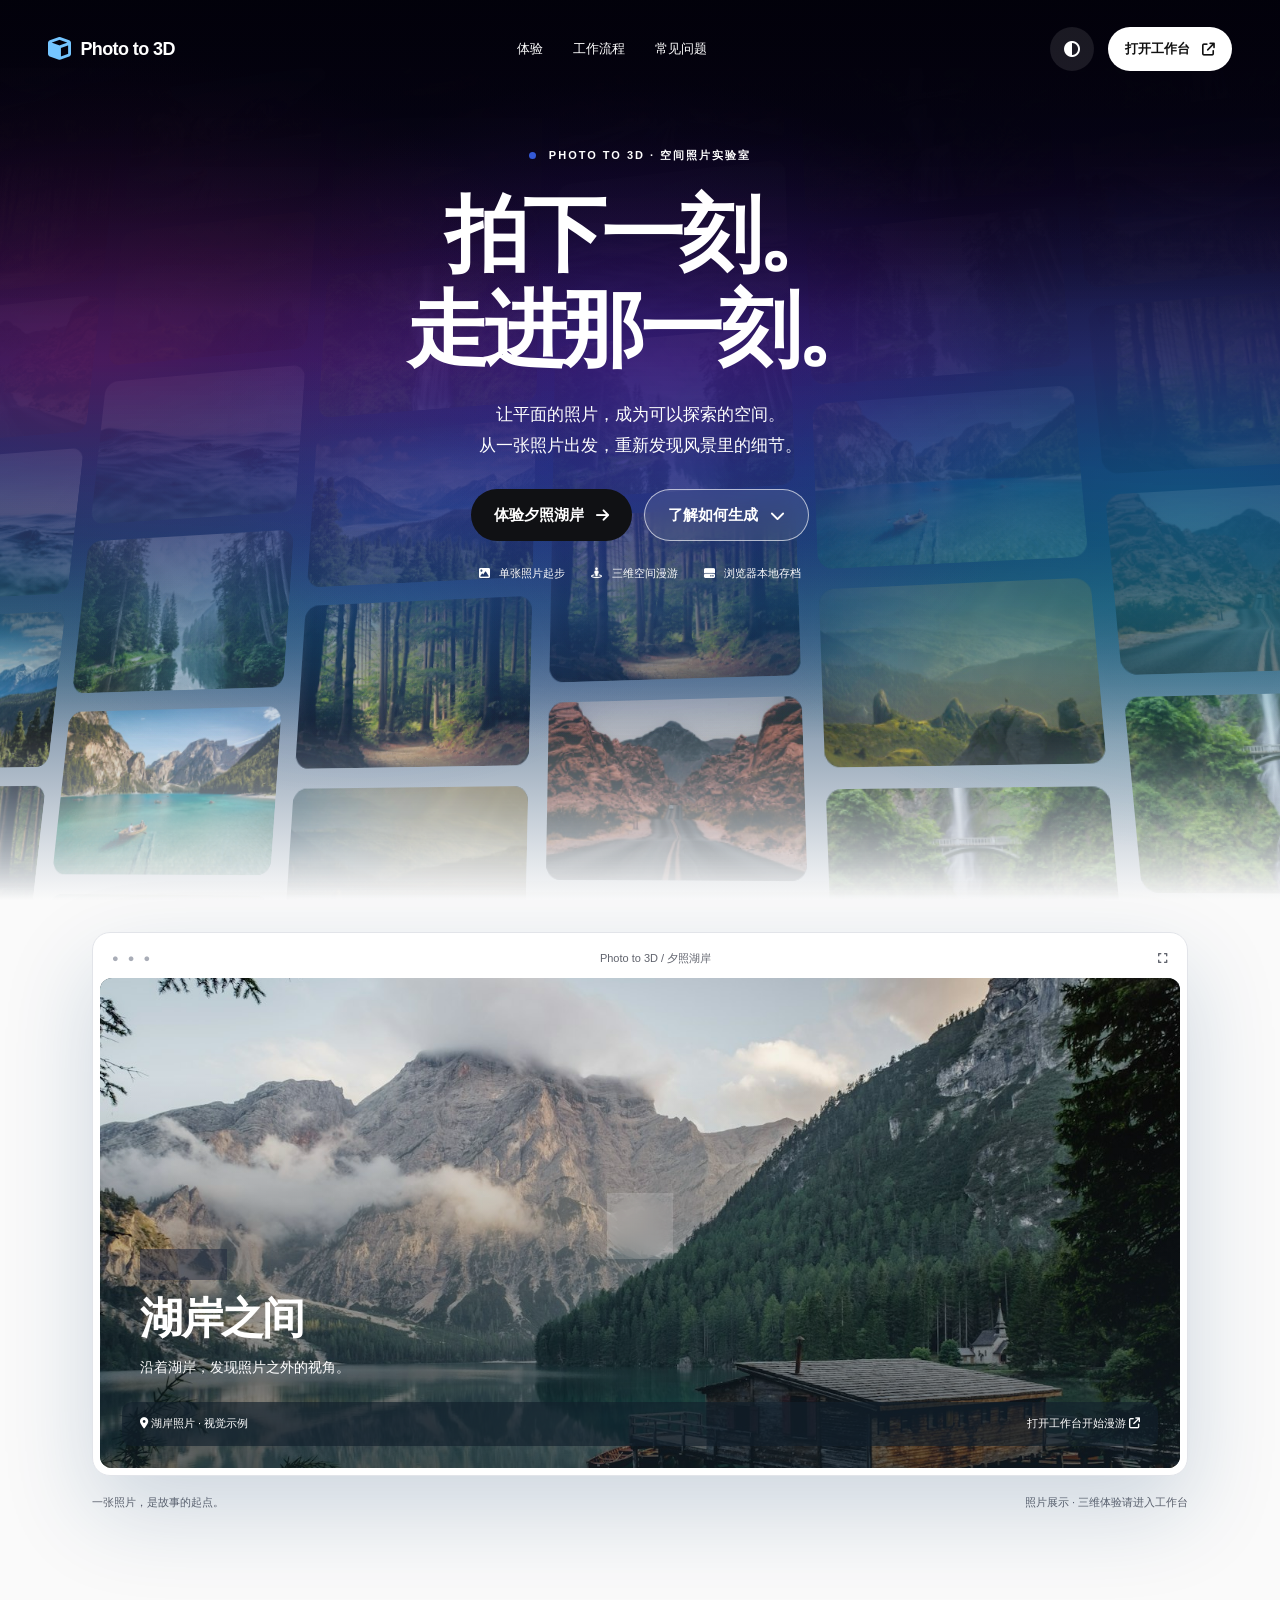
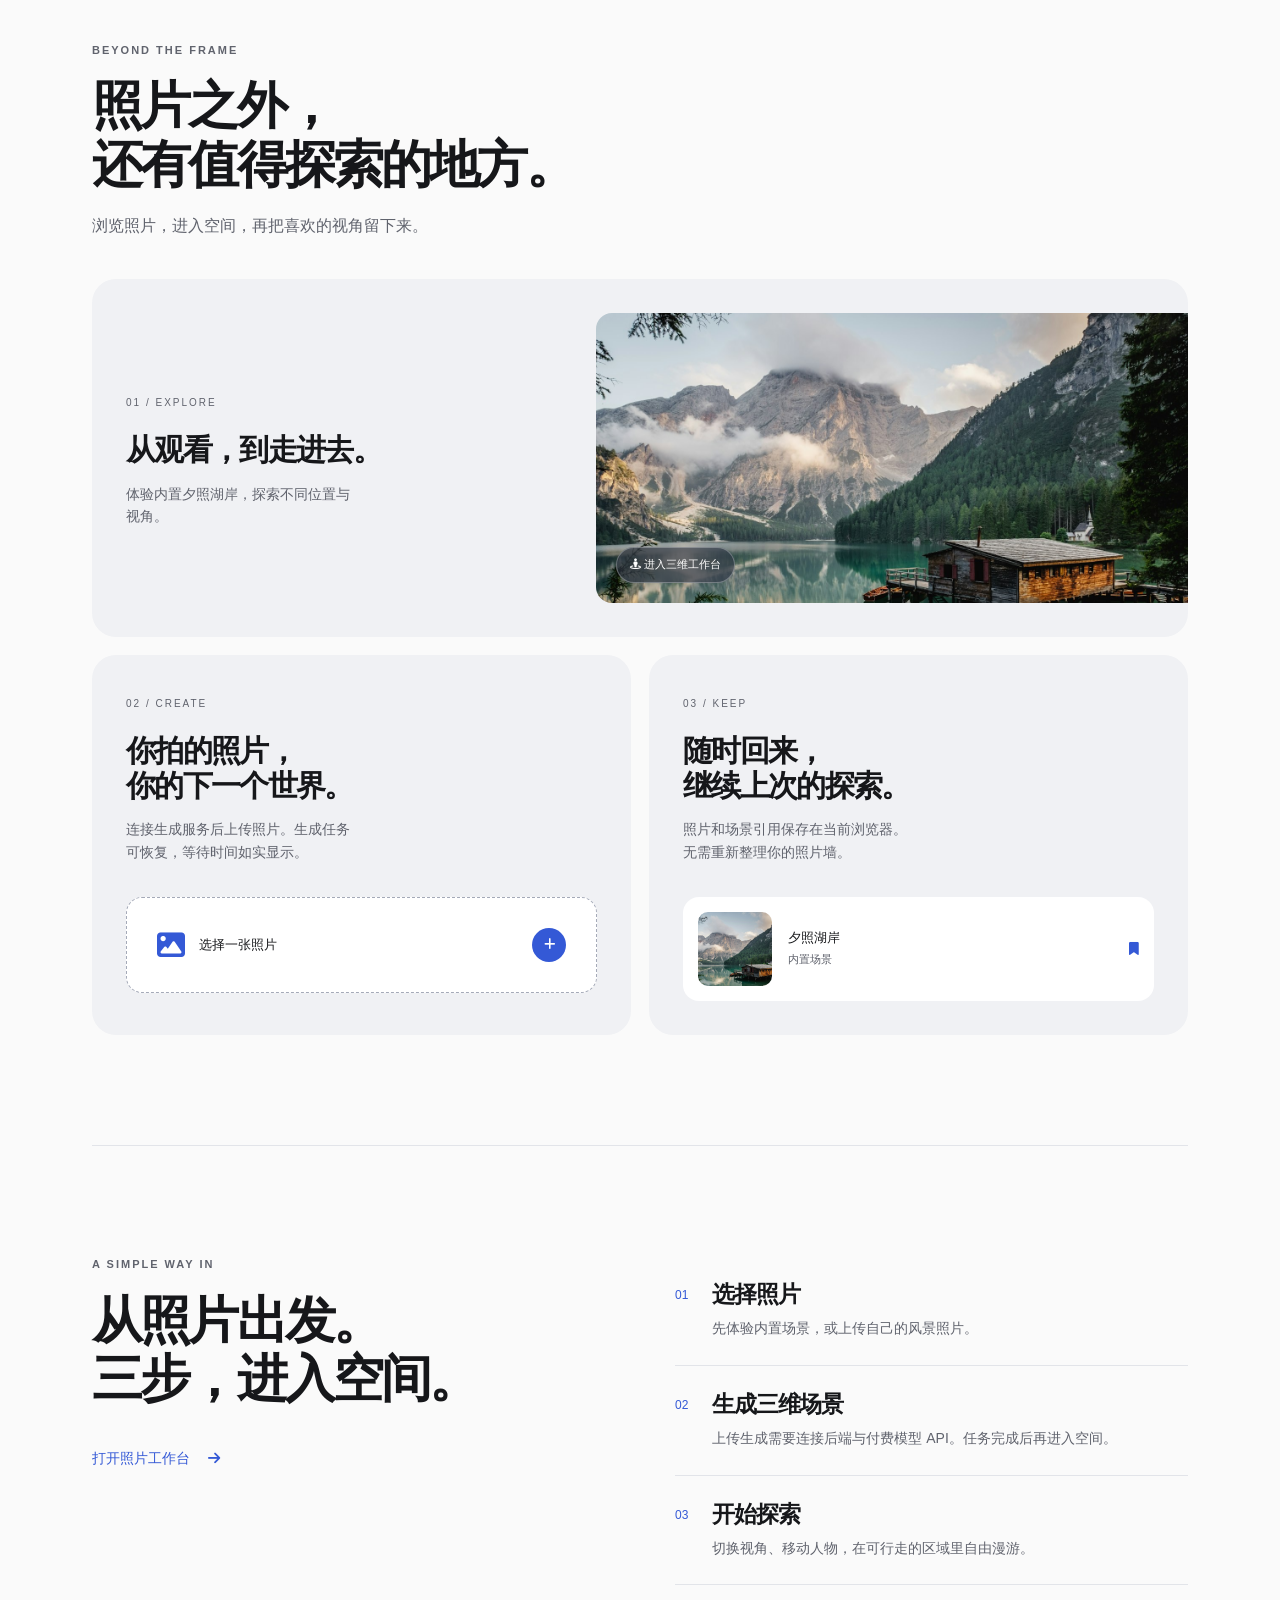
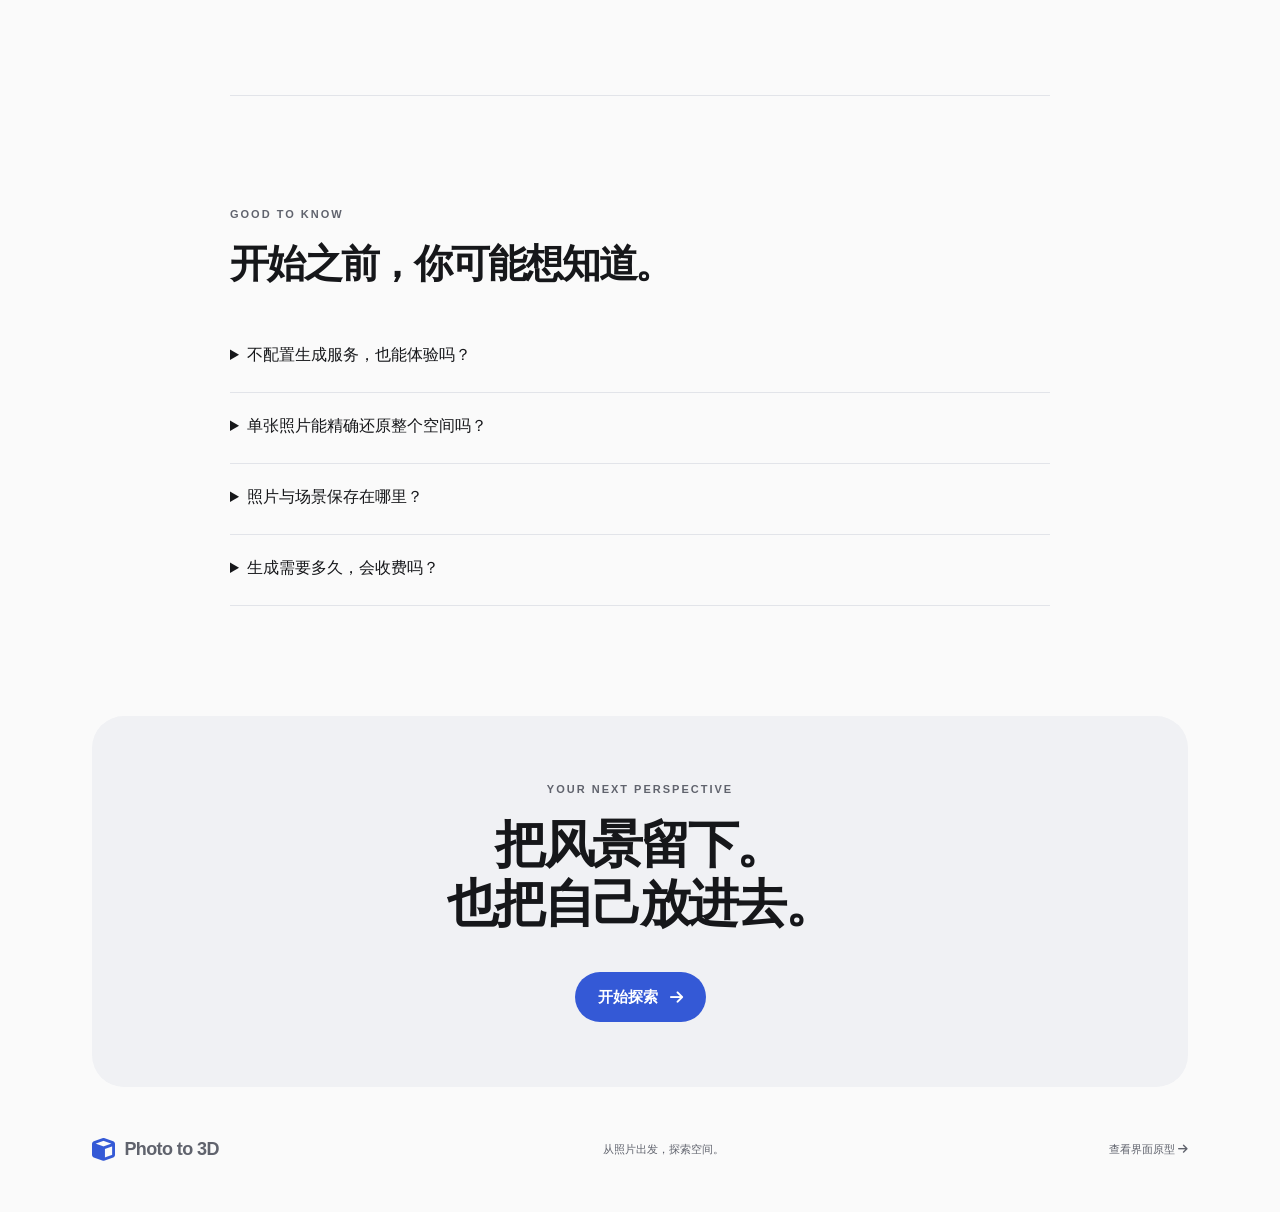
<file: landing/index.html>
<!doctype html><html lang="zh-CN"><head><meta charset="UTF-8"><meta name="viewport" content="width=device-width,initial-scale=1"><meta name="description" content="Photo to 3D：从照片出发，探索可漫游的三维场景。"><link rel="stylesheet" href="assets/bootstrap.min.css"><link rel="stylesheet" href="assets/fontawesome.min.css"><link rel="stylesheet" href="styles.css"><link rel="icon" type="image/svg+xml" href="assets/favicon.svg"><title>Photo to 3D</title></head><body class="landing"><main class="site-shell"><nav class="site-nav"><a class="brand" href="landing.html"><i class="fa-solid fa-cube" aria-hidden="true"></i> Photo to 3D</a><div class="nav-links"><a href="#experience">体验</a><a href="#how">工作流程</a><a href="#faq">常见问题</a></div><div class="nav-actions"><button class="theme" aria-label="切换明暗主题"><i class="fa-solid fa-circle-half-stroke" aria-hidden="true"></i></button><a class="button primary small" href="https://cain0624.github.io/photo-to-3d/">打开工作台 <i class="fa-solid fa-arrow-up-right-from-square" aria-hidden="true"></i></a></div></nav><section class="hero"><div class="hero-background"><div class="drift-wall" aria-hidden="true"><div class="drift-wall__plane"></div></div><div class="hero-tint"></div></div><div class="hero-content"><div class="eyebrow"><span class="dot"></span> PHOTO TO 3D · 空间照片实验室</div><h1>拍下一刻。<br><span>走进那一刻。</span></h1><p>让平面的照片，成为可以探索的空间。<br>从一张照片出发，重新发现风景里的细节。</p><div class="hero-actions"><a class="button primary" href="https://cain0624.github.io/photo-to-3d/">体验夕照湖岸 <i class="fa-solid fa-arrow-right" aria-hidden="true"></i></a><a class="button secondary" href="#how">了解如何生成 <i class="fa-solid fa-chevron-down" aria-hidden="true"></i></a></div><div class="proof"><span><i class="fa-solid fa-image" aria-hidden="true"></i> 单张照片起步</span><span><i class="fa-solid fa-street-view" aria-hidden="true"></i> 三维空间漫游</span><span><i class="fa-solid fa-hard-drive" aria-hidden="true"></i> 浏览器本地存档</span></div></div><div class="showcase"><div class="window-bar"><span class="traffic">● ● ●</span><span>Photo to 3D / 夕照湖岸</span><span><i class="fa-solid fa-expand" aria-hidden="true"></i></span></div><div class="scene"><img class="" src="assets/lake.jpg" alt="湖泊、远山与湖岸木屋的真实风景照片" width="1400" height="1000"><div class="scene-overlay"></div><div class="scene-label"><span class="glass"><i class="fa-solid fa-cube" aria-hidden="true"></i> 场景展示</span><h2>湖岸之间</h2><p>沿着湖岸，发现照片之外的视角。</p></div><a class="scene-launch" aria-label="打开真实三维漫游" href="https://cain0624.github.io/photo-to-3d/"><i class="fa-solid fa-play" aria-hidden="true"></i></a><div class="scene-controls"><span><i class="fa-solid fa-location-dot" aria-hidden="true"></i> 湖岸照片 · 视觉示例</span><span>打开工作台开始漫游 <i class="fa-solid fa-arrow-up-right-from-square" aria-hidden="true"></i></span></div></div></div><div class="caption"><span>一张照片，是故事的起点。</span><span>照片展示 · 三维体验请进入工作台</span></div></section><section id="experience" class="section experience"><div class="eyebrow">BEYOND THE FRAME</div><h2>照片之外，<br>还有值得探索的地方。</h2><p class="section-intro">浏览照片，进入空间，再把喜欢的视角留下来。</p><div class="feature-grid"><article class="feature large"><div class="feature-copy"><span class="feature-num">01 / EXPLORE</span><h3>从观看，到走进去。</h3><p>体验内置夕照湖岸，探索不同位置与视角。</p></div><div class="feature-photo"><img class="" src="assets/lake.jpg" alt="湖泊、远山与湖岸木屋的真实风景照片" width="1400" height="1000"><span class="glass photo-tag"><i class="fa-solid fa-street-view" aria-hidden="true"></i> 进入三维工作台</span></div></article><article class="feature"><span class="feature-num">02 / CREATE</span><h3>你拍的照片，<br>你的下一个世界。</h3><p>连接生成服务后上传照片。生成任务可恢复，等待时间如实显示。</p><div class="upload-visual"><i class="fa-solid fa-image" aria-hidden="true"></i><span>选择一张照片</span><span class="add-circle"><i class="fa-solid fa-plus" aria-hidden="true"></i></span></div></article><article class="feature"><span class="feature-num">03 / KEEP</span><h3>随时回来，<br>继续上次的探索。</h3><p>照片和场景引用保存在当前浏览器。无需重新整理你的照片墙。</p><div class="saved-visual"><div><img class="" src="assets/lake.jpg" alt="湖泊、远山与湖岸木屋的真实风景照片" width="1400" height="1000"><span>夕照湖岸<br><small>内置场景</small></span><i class="fa-solid fa-bookmark" aria-hidden="true"></i></div></div></article></div></section><section id="how" class="section workflow"><div><div class="eyebrow">A SIMPLE WAY IN</div><h2>从照片出发。<br>三步，进入空间。</h2><a class="text-link" href="https://cain0624.github.io/photo-to-3d/">打开照片工作台 <i class="fa-solid fa-arrow-right" aria-hidden="true"></i></a></div><ol><li><span>01</span><div><h3>选择照片</h3><p>先体验内置场景，或上传自己的风景照片。</p></div></li><li><span>02</span><div><h3>生成三维场景</h3><p>上传生成需要连接后端与付费模型 API。任务完成后再进入空间。</p></div></li><li><span>03</span><div><h3>开始探索</h3><p>切换视角、移动人物，在可行走的区域里自由漫游。</p></div></li></ol></section><section id="faq" class="section faq"><div class="eyebrow">GOOD TO KNOW</div><h2>开始之前，你可能想知道。</h2><details><summary>不配置生成服务，也能体验吗？</summary><p>可以。现有工作台提供内置夕照湖岸场景。上传自己的照片生成新世界，需要先配置后端服务。</p></details><details><summary>单张照片能精确还原整个空间吗？</summary><p>不能。照片不可见的区域由模型生成式补全，效果不等同于精确扫描。</p></details><details><summary>照片与场景保存在哪里？</summary><p>现有项目使用 IndexedDB 保存到当前浏览器与当前网站来源，不会自动跨设备同步。存档保存照片和场景引用，并非完整离线三维资产包。</p></details><details><summary>生成需要多久，会收费吗？</summary><p>实际生成时间由模型任务决定。约三秒是生成完成后的进入动画，不是生成耗时。Marble API 按服务商额度计费。</p></details></section><section class="closing"><div class="eyebrow">YOUR NEXT PERSPECTIVE</div><h2>把风景留下。<br>也把自己放进去。</h2><a class="button primary" href="https://cain0624.github.io/photo-to-3d/">开始探索 <i class="fa-solid fa-arrow-right" aria-hidden="true"></i></a></section><footer><a class="brand" href="landing.html"><i class="fa-solid fa-cube" aria-hidden="true"></i> Photo to 3D</a><span>从照片出发，探索空间。</span><a href="prototypes.html">查看界面原型 <i class="fa-solid fa-arrow-right" aria-hidden="true"></i></a></footer></main><script src="app.js"></script><script src="drift-wall.js"></script></body></html>
</file>
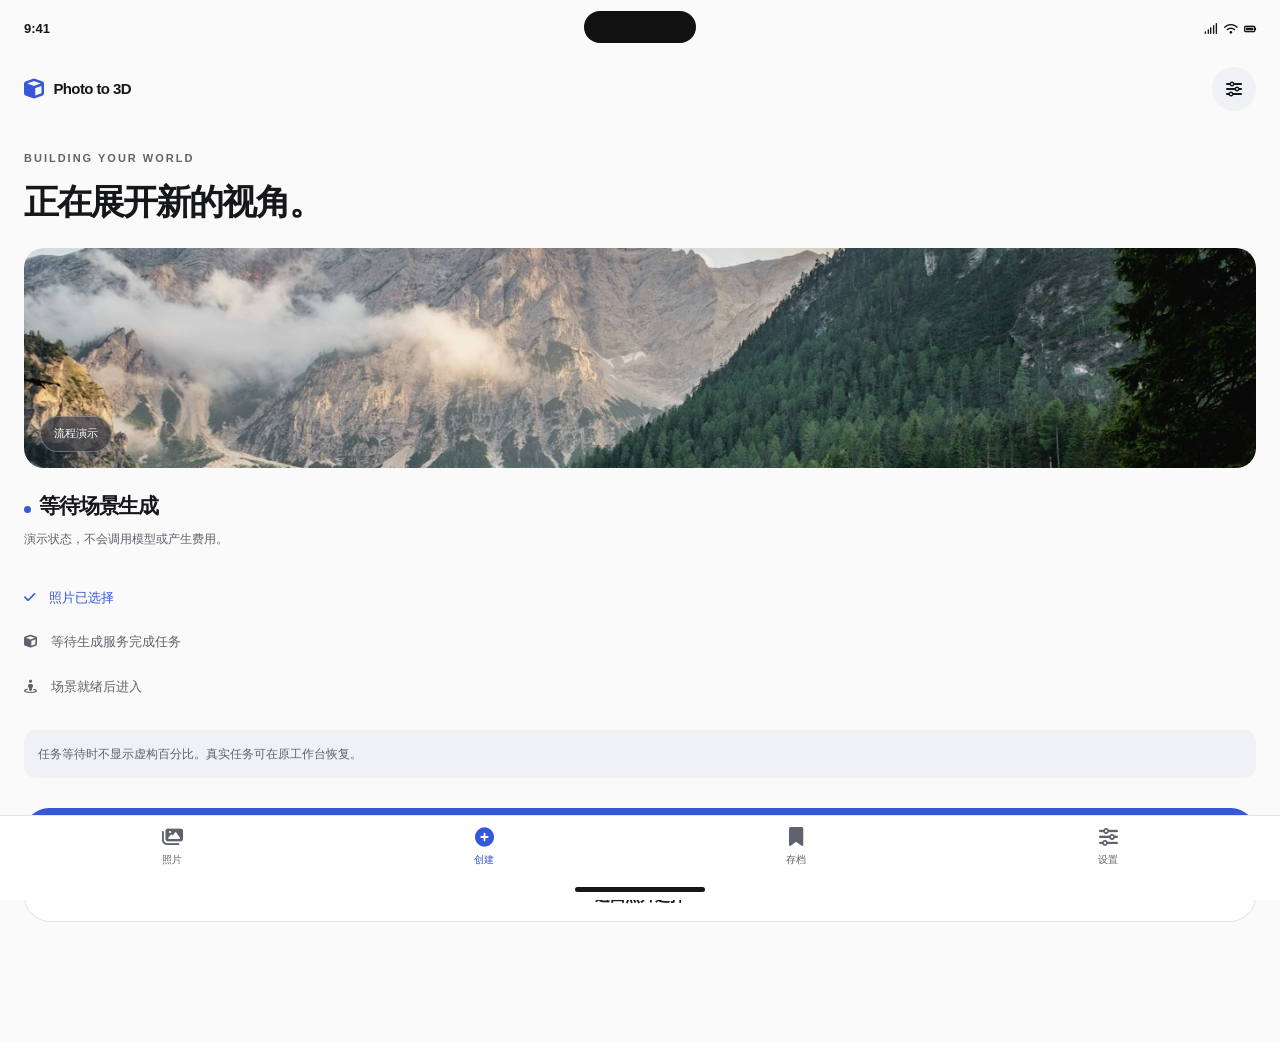
<file: landing/generating.html>
<!doctype html><html lang="zh-CN"><head><meta charset="UTF-8"><meta name="viewport" content="width=device-width,initial-scale=1"><meta name="description" content="Photo to 3D：从照片出发，探索可漫游的三维场景。"><link rel="stylesheet" href="assets/bootstrap.min.css"><link rel="stylesheet" href="assets/fontawesome.min.css"><link rel="stylesheet" href="styles.css"><link rel="icon" type="image/svg+xml" href="assets/favicon.svg"><title>Photo to 3D</title></head><body class="mobile "><div class="status"><b>9:41</b><span class="island"></span><span><i class="fa-solid fa-signal" aria-hidden="true"></i> <i class="fa-solid fa-wifi" aria-hidden="true"></i> <i class="fa-solid fa-battery-full" aria-hidden="true"></i></span></div><header class="app-header"><a class="brand" href="home.html"><i class="fa-solid fa-cube" aria-hidden="true"></i> Photo to 3D</a><a class="icon-button" href="settings.html" aria-label="转换服务设置"><i class="fa-solid fa-sliders" aria-hidden="true"></i></a></header><main class="app-content"><span class="eyebrow">BUILDING YOUR WORLD</span><h1>正在展开新的视角。</h1><div class="generation-image"><img class="" src="assets/lake.jpg" alt="湖泊、远山与湖岸木屋的真实风景照片" width="1400" height="1000"><span class="glass">流程演示</span></div><div class="generation-status"><span class="dot"></span><h2>等待场景生成</h2><p>演示状态，不会调用模型或产生费用。</p></div><ol class="steps"><li class="done"><i class="fa-solid fa-check" aria-hidden="true"></i> 照片已选择</li><li><i class="fa-solid fa-cube" aria-hidden="true"></i> 等待生成服务完成任务</li><li><i class="fa-solid fa-street-view" aria-hidden="true"></i> 场景就绪后进入</li></ol><div class="notice">任务等待时不显示虚构百分比。真实任务可在原工作台恢复。</div><a class="button primary full" href="viewer.html">查看完成状态示例 <i class="fa-solid fa-arrow-right" aria-hidden="true"></i></a><a class="button secondary full" href="upload.html">返回照片选择</a></main><nav class="tabbar" aria-label="主导航"><a  href="home.html"><i class="fa-solid fa-images" aria-hidden="true"></i><span>照片</span></a><a aria-current=page href="upload.html"><i class="fa-solid fa-circle-plus" aria-hidden="true"></i><span>创建</span></a><a  href="library.html"><i class="fa-solid fa-bookmark" aria-hidden="true"></i><span>存档</span></a><a  href="settings.html"><i class="fa-solid fa-sliders" aria-hidden="true"></i><span>设置</span></a></nav><div class="home-indicator"></div><script src="app.js"></script></body></html>
</file>
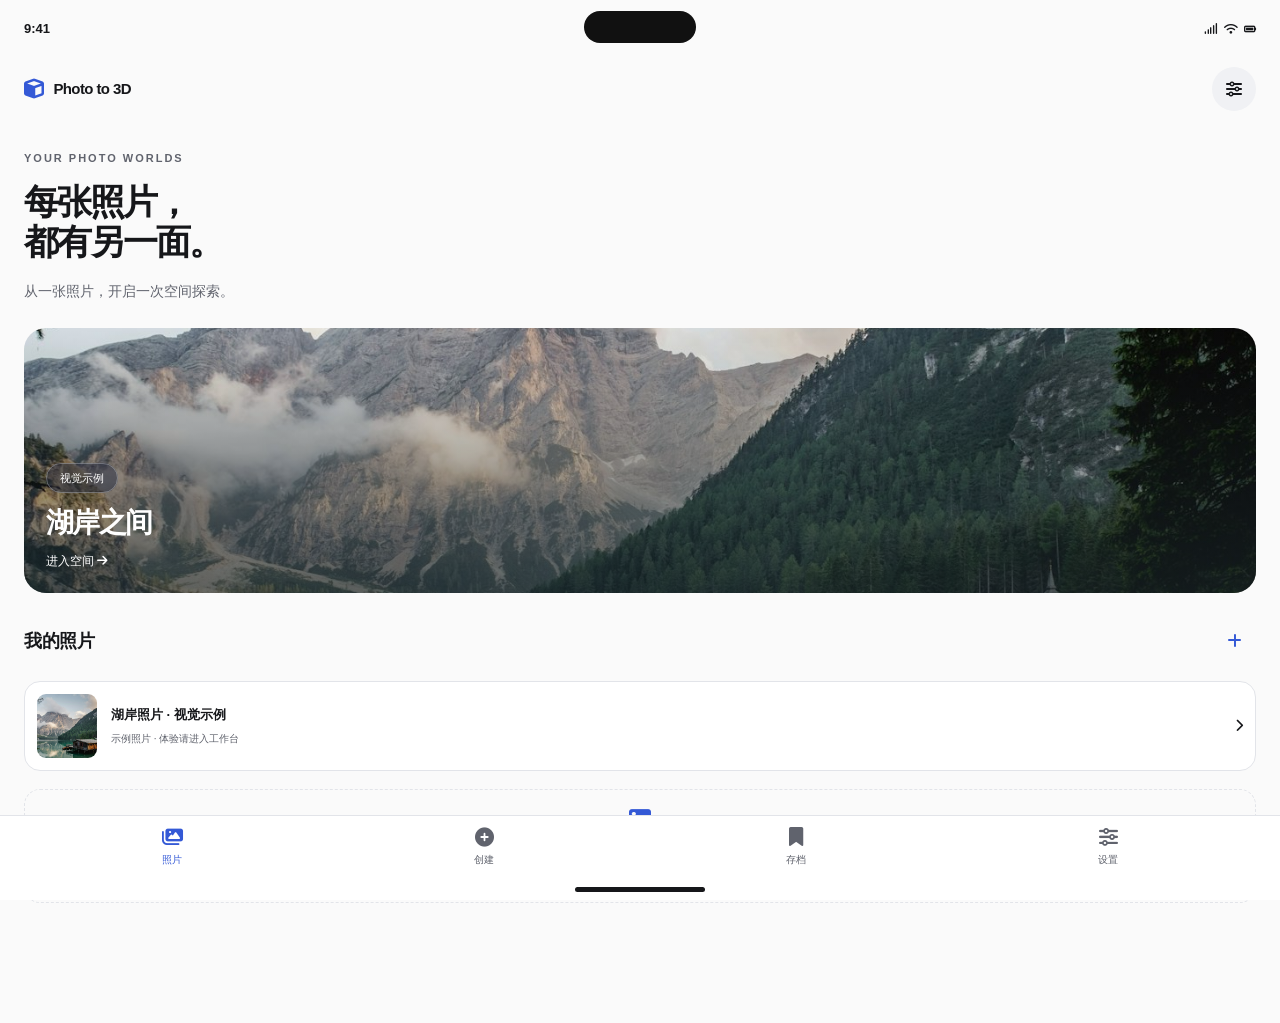
<file: landing/home.html>
<!doctype html><html lang="zh-CN"><head><meta charset="UTF-8"><meta name="viewport" content="width=device-width,initial-scale=1"><meta name="description" content="Photo to 3D：从照片出发，探索可漫游的三维场景。"><link rel="stylesheet" href="assets/bootstrap.min.css"><link rel="stylesheet" href="assets/fontawesome.min.css"><link rel="stylesheet" href="styles.css"><link rel="icon" type="image/svg+xml" href="assets/favicon.svg"><title>Photo to 3D</title></head><body class="mobile "><div class="status"><b>9:41</b><span class="island"></span><span><i class="fa-solid fa-signal" aria-hidden="true"></i> <i class="fa-solid fa-wifi" aria-hidden="true"></i> <i class="fa-solid fa-battery-full" aria-hidden="true"></i></span></div><header class="app-header"><a class="brand" href="home.html"><i class="fa-solid fa-cube" aria-hidden="true"></i> Photo to 3D</a><a class="icon-button" href="settings.html" aria-label="转换服务设置"><i class="fa-solid fa-sliders" aria-hidden="true"></i></a></header><main class="app-content"><span class="eyebrow">YOUR PHOTO WORLDS</span><h1>每张照片，<br>都有另一面。</h1><p class="muted">从一张照片，开启一次空间探索。</p><a class="mobile-scene" href="viewer.html"><img class="" src="assets/lake.jpg" alt="湖泊、远山与湖岸木屋的真实风景照片" width="1400" height="1000"><div><span class="glass">视觉示例</span><h2>湖岸之间</h2><span>进入空间 <i class="fa-solid fa-arrow-right" aria-hidden="true"></i></span></div></a><div class="row-title"><h2>我的照片</h2><a href="upload.html" aria-label="添加照片"><i class="fa-solid fa-plus" aria-hidden="true"></i></a></div><a class="photo-row" href="viewer.html"><img class="" src="assets/lake.jpg" alt="湖泊、远山与湖岸木屋的真实风景照片" width="1400" height="1000"><span><b>湖岸照片 · 视觉示例</b><small>示例照片 · 体验请进入工作台</small></span><i class="fa-solid fa-chevron-right" aria-hidden="true"></i></a><a class="upload-prompt" href="upload.html"><i class="fa-solid fa-image" aria-hidden="true"></i><b>带一张你的照片来</b><span>连接生成服务，创建新的空间。</span></a></main><nav class="tabbar" aria-label="主导航"><a aria-current=page href="home.html"><i class="fa-solid fa-images" aria-hidden="true"></i><span>照片</span></a><a  href="upload.html"><i class="fa-solid fa-circle-plus" aria-hidden="true"></i><span>创建</span></a><a  href="library.html"><i class="fa-solid fa-bookmark" aria-hidden="true"></i><span>存档</span></a><a  href="settings.html"><i class="fa-solid fa-sliders" aria-hidden="true"></i><span>设置</span></a></nav><div class="home-indicator"></div><script src="app.js"></script></body></html>
</file>
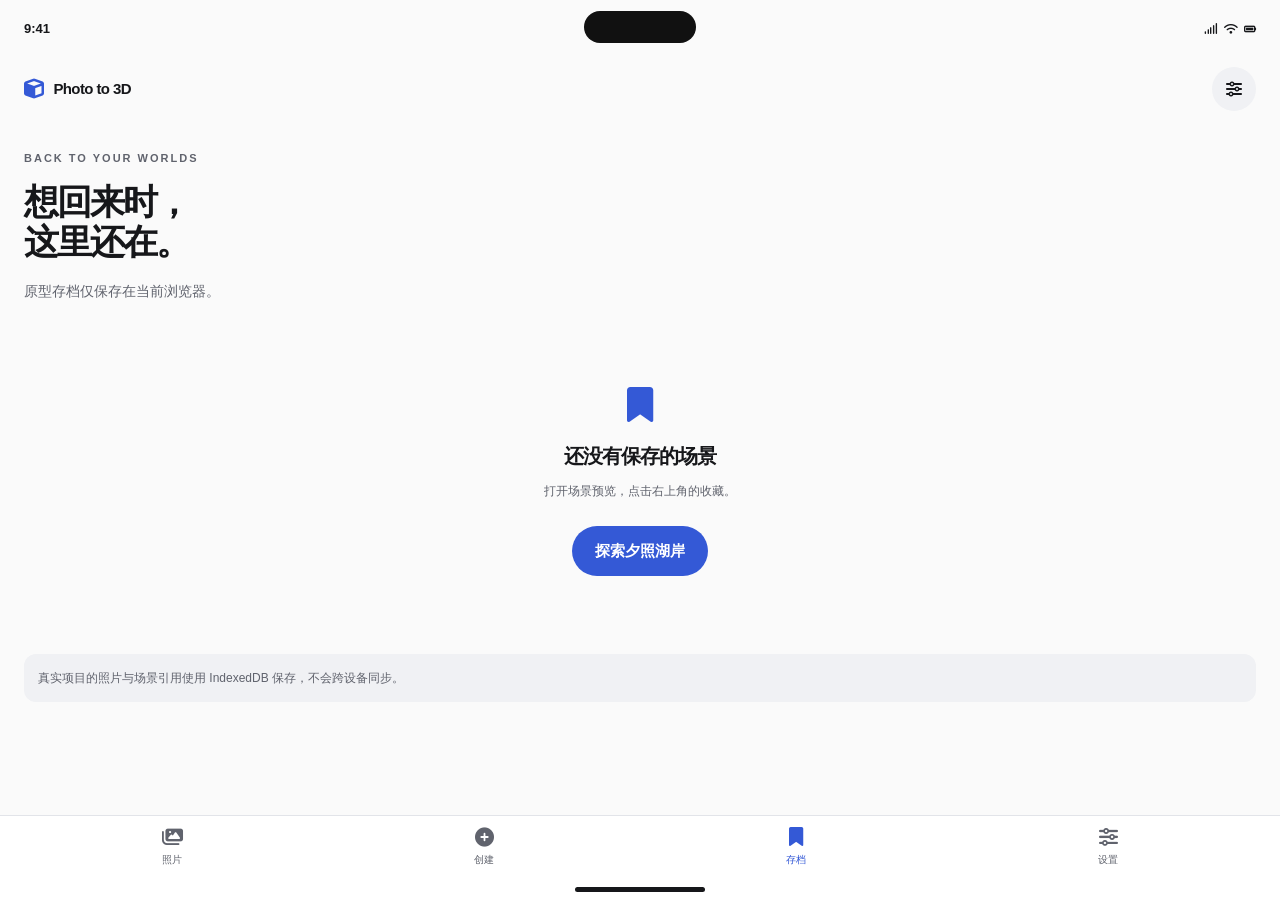
<file: landing/library.html>
<!doctype html><html lang="zh-CN"><head><meta charset="UTF-8"><meta name="viewport" content="width=device-width,initial-scale=1"><meta name="description" content="Photo to 3D：从照片出发，探索可漫游的三维场景。"><link rel="stylesheet" href="assets/bootstrap.min.css"><link rel="stylesheet" href="assets/fontawesome.min.css"><link rel="stylesheet" href="styles.css"><link rel="icon" type="image/svg+xml" href="assets/favicon.svg"><title>Photo to 3D</title></head><body class="mobile "><div class="status"><b>9:41</b><span class="island"></span><span><i class="fa-solid fa-signal" aria-hidden="true"></i> <i class="fa-solid fa-wifi" aria-hidden="true"></i> <i class="fa-solid fa-battery-full" aria-hidden="true"></i></span></div><header class="app-header"><a class="brand" href="home.html"><i class="fa-solid fa-cube" aria-hidden="true"></i> Photo to 3D</a><a class="icon-button" href="settings.html" aria-label="转换服务设置"><i class="fa-solid fa-sliders" aria-hidden="true"></i></a></header><main class="app-content"><span class="eyebrow">BACK TO YOUR WORLDS</span><h1>想回来时，<br>这里还在。</h1><p class="muted">原型存档仅保存在当前浏览器。</p><div id="library-items"></div><div id="library-empty" class="empty-state"><i class="fa-solid fa-bookmark" aria-hidden="true"></i><h2>还没有保存的场景</h2><p>打开场景预览，点击右上角的收藏。</p><a class="button primary" href="viewer.html">探索夕照湖岸</a></div><div class="notice">真实项目的照片与场景引用使用 IndexedDB 保存，不会跨设备同步。</div></main><nav class="tabbar" aria-label="主导航"><a  href="home.html"><i class="fa-solid fa-images" aria-hidden="true"></i><span>照片</span></a><a  href="upload.html"><i class="fa-solid fa-circle-plus" aria-hidden="true"></i><span>创建</span></a><a aria-current=page href="library.html"><i class="fa-solid fa-bookmark" aria-hidden="true"></i><span>存档</span></a><a  href="settings.html"><i class="fa-solid fa-sliders" aria-hidden="true"></i><span>设置</span></a></nav><div class="home-indicator"></div><script src="app.js"></script></body></html>
</file>
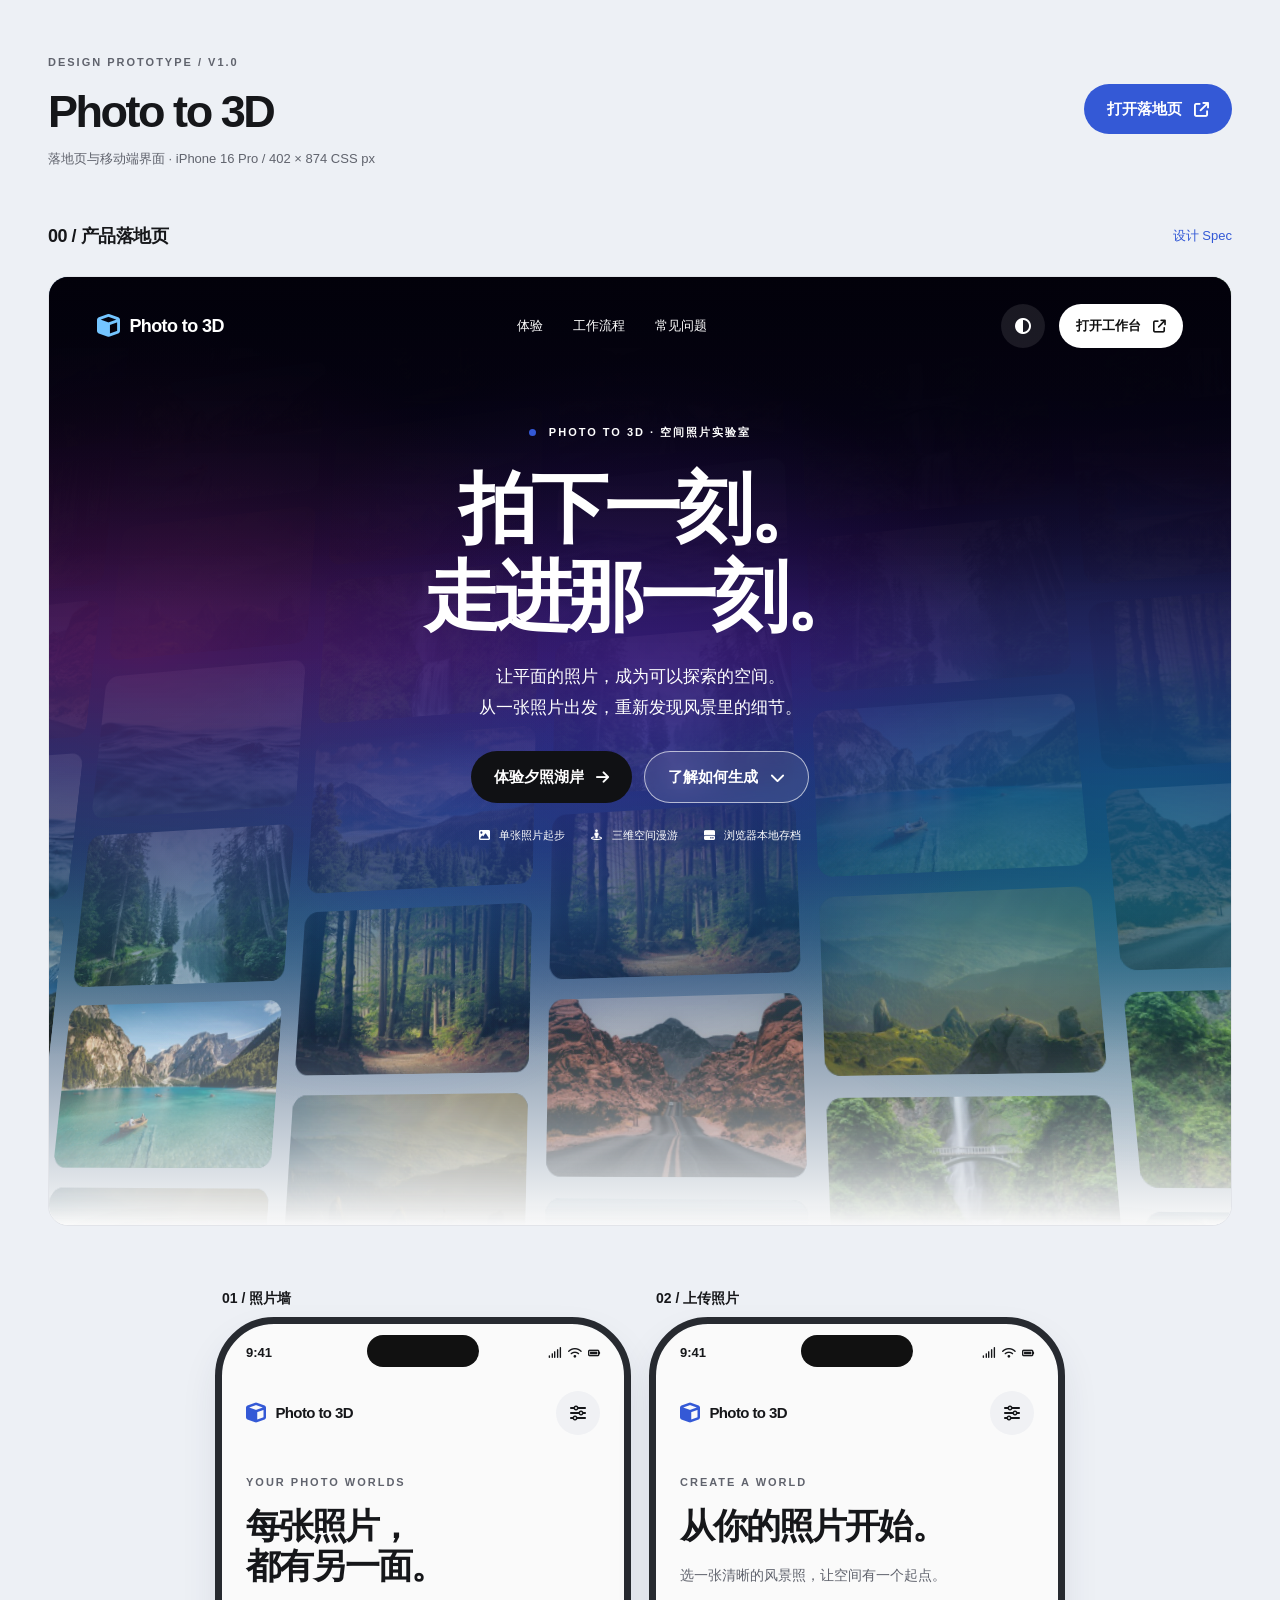
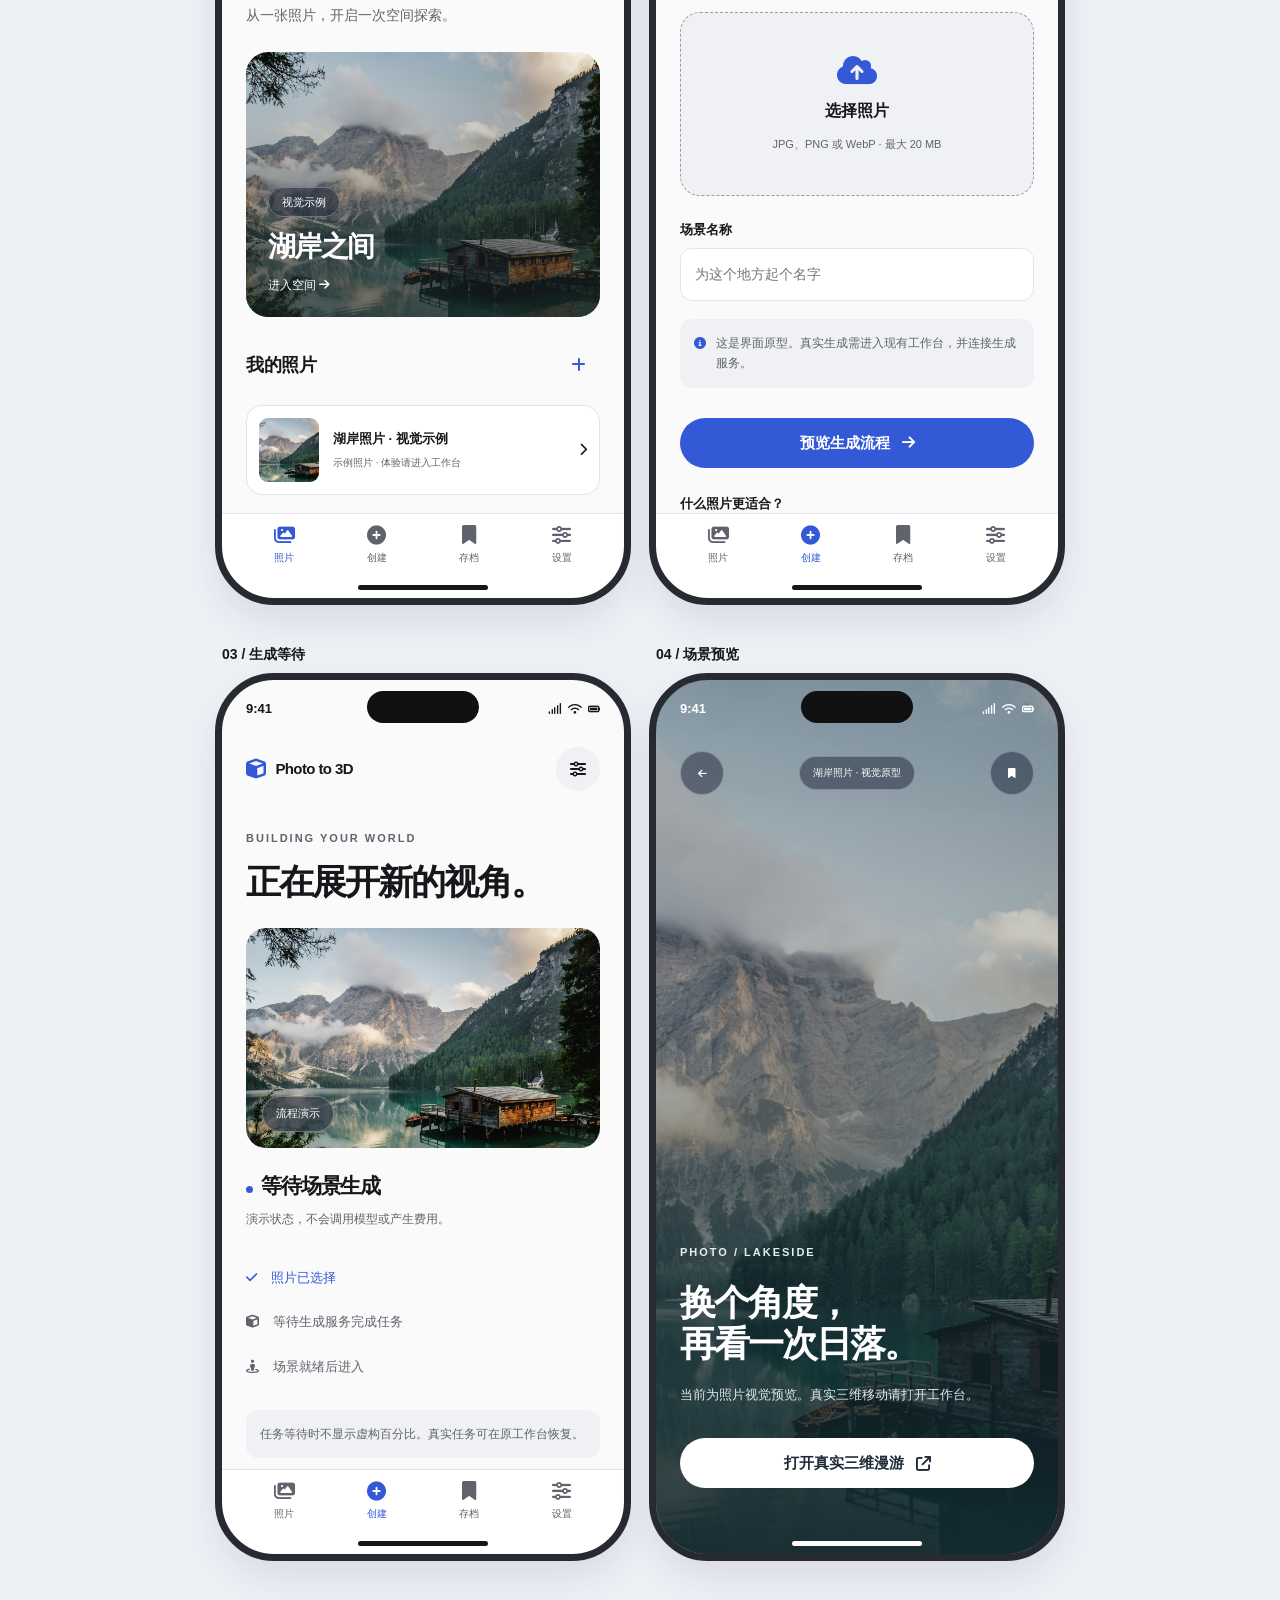
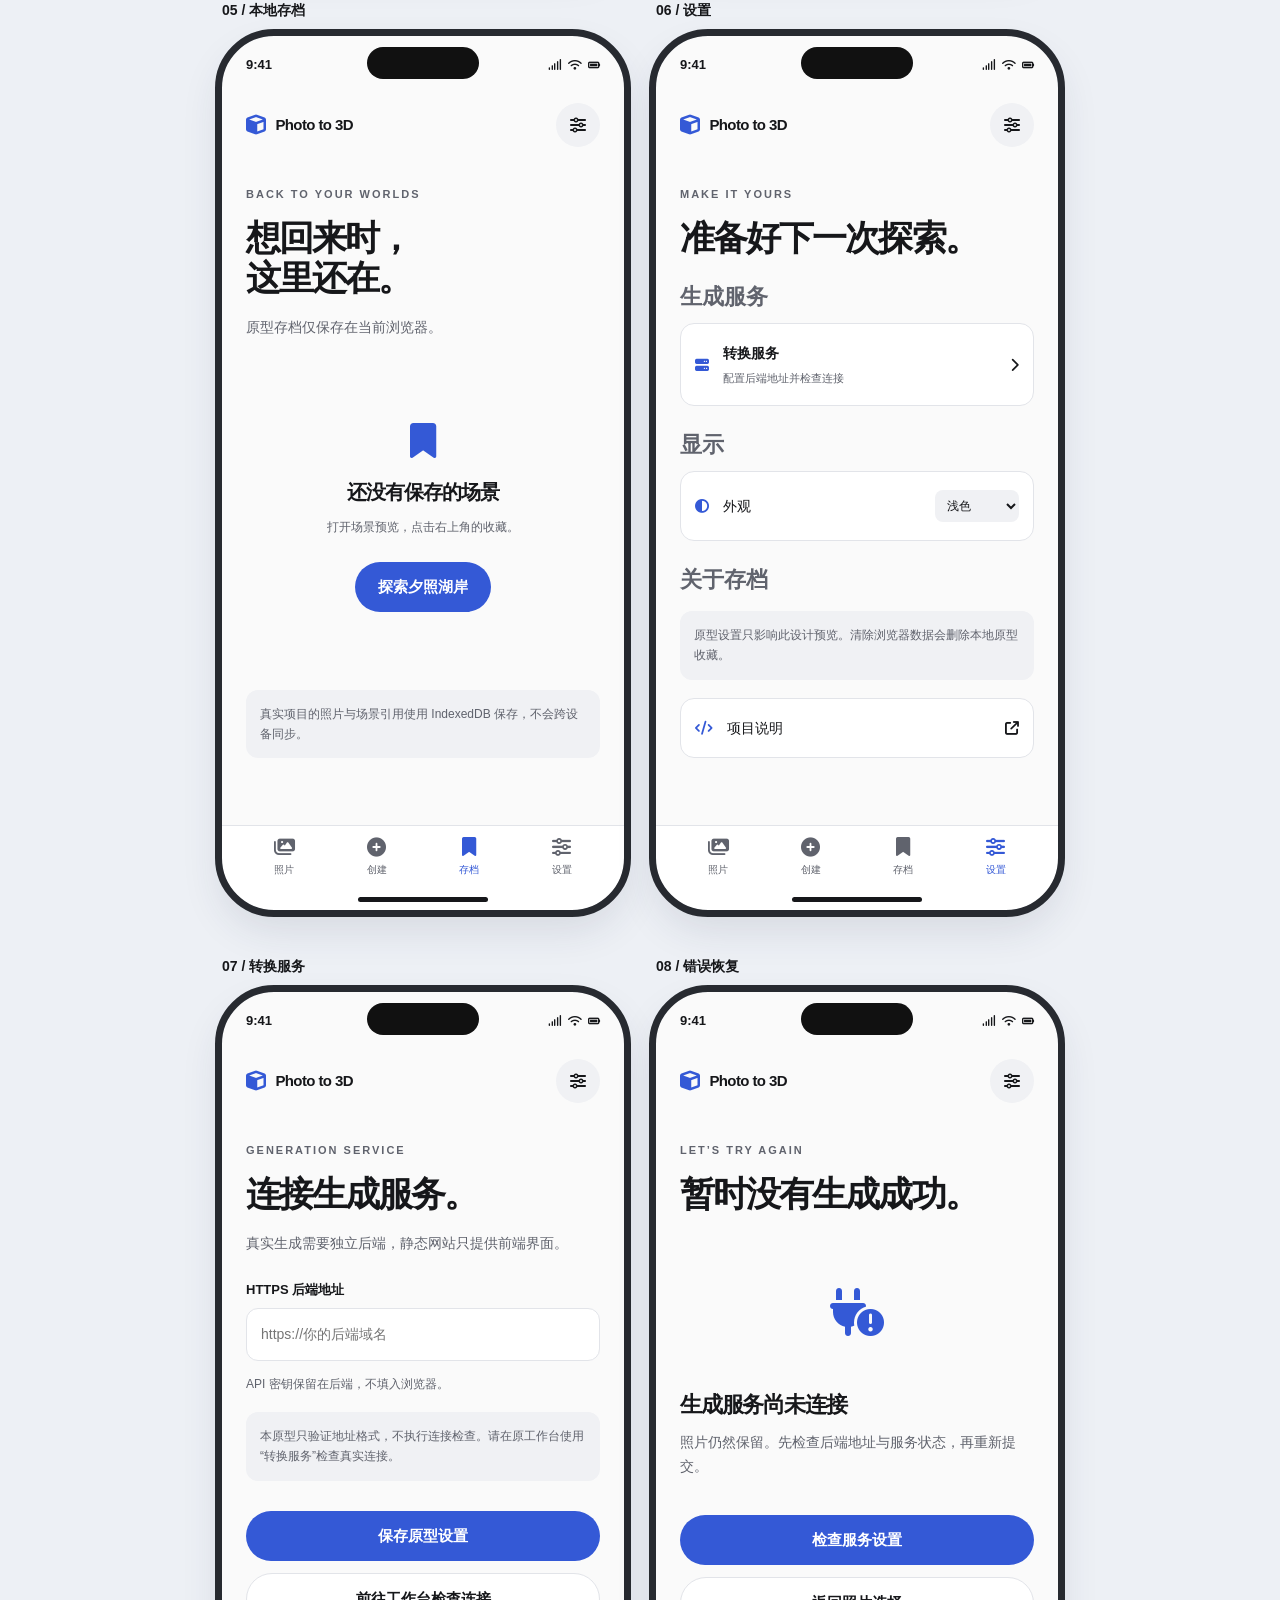
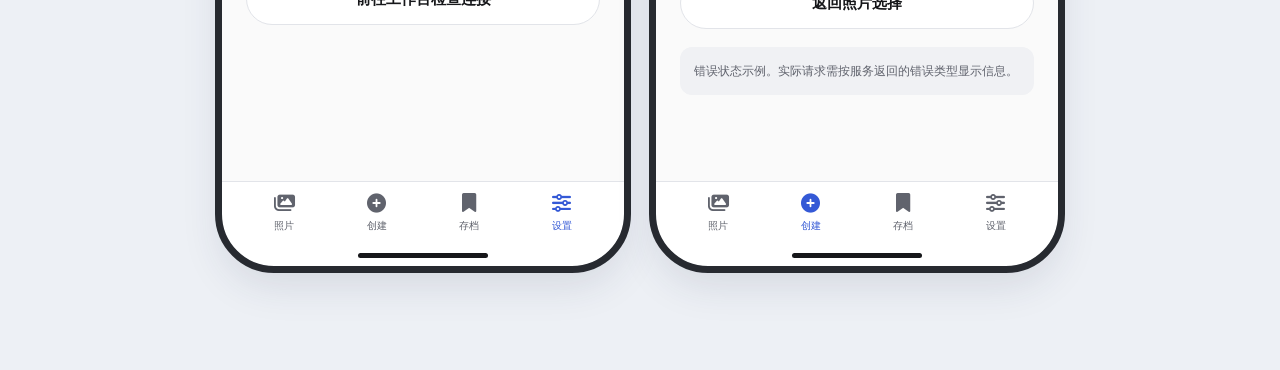
<file: landing/prototypes.html>
<!doctype html><html lang="zh-CN"><head><meta charset="UTF-8"><meta name="viewport" content="width=device-width,initial-scale=1"><meta name="description" content="Photo to 3D：从照片出发，探索可漫游的三维场景。"><link rel="stylesheet" href="assets/bootstrap.min.css"><link rel="stylesheet" href="assets/fontawesome.min.css"><link rel="stylesheet" href="styles.css"><link rel="icon" type="image/svg+xml" href="assets/favicon.svg"><title>Photo to 3D</title></head><body class="board"><header class="board-header"><div><span class="eyebrow">DESIGN PROTOTYPE / V1.0</span><h1>Photo to 3D</h1><p>落地页与移动端界面 · iPhone 16 Pro / 402 × 874 CSS px</p></div><a class="button primary" href="landing.html">打开落地页 <i class="fa-solid fa-arrow-up-right-from-square" aria-hidden="true"></i></a></header><main><section class="desktop-frame"><div class="row-title"><h2>00 / 产品落地页</h2><a href="design-spec.md">设计 Spec</a></div><iframe src="landing.html" title="产品落地页完整预览" loading="eager"></iframe></section><section class="phone-grid"><article><h2>01 / 照片墙</h2><div class="phone"><iframe src="home.html" title="01 / 照片墙" loading="lazy"></iframe></div></article><article><h2>02 / 上传照片</h2><div class="phone"><iframe src="upload.html" title="02 / 上传照片" loading="lazy"></iframe></div></article><article><h2>03 / 生成等待</h2><div class="phone"><iframe src="generating.html" title="03 / 生成等待" loading="lazy"></iframe></div></article><article><h2>04 / 场景预览</h2><div class="phone"><iframe src="viewer.html" title="04 / 场景预览" loading="lazy"></iframe></div></article><article><h2>05 / 本地存档</h2><div class="phone"><iframe src="library.html" title="05 / 本地存档" loading="lazy"></iframe></div></article><article><h2>06 / 设置</h2><div class="phone"><iframe src="settings.html" title="06 / 设置" loading="lazy"></iframe></div></article><article><h2>07 / 转换服务</h2><div class="phone"><iframe src="service.html" title="07 / 转换服务" loading="lazy"></iframe></div></article><article><h2>08 / 错误恢复</h2><div class="phone"><iframe src="error.html" title="08 / 错误恢复" loading="lazy"></iframe></div></article></section></main></body></html>
</file>
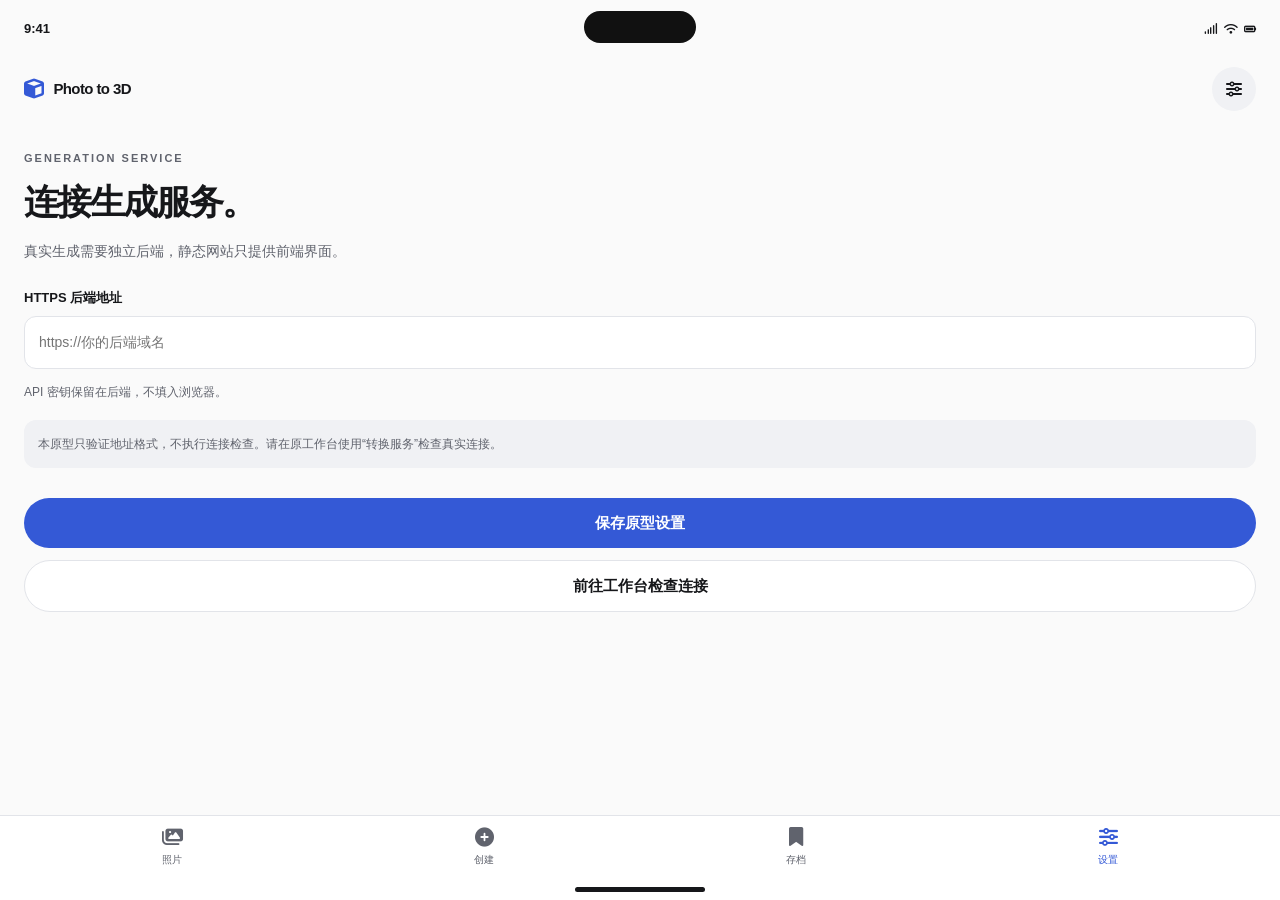
<file: landing/service.html>
<!doctype html><html lang="zh-CN"><head><meta charset="UTF-8"><meta name="viewport" content="width=device-width,initial-scale=1"><meta name="description" content="Photo to 3D：从照片出发，探索可漫游的三维场景。"><link rel="stylesheet" href="assets/bootstrap.min.css"><link rel="stylesheet" href="assets/fontawesome.min.css"><link rel="stylesheet" href="styles.css"><link rel="icon" type="image/svg+xml" href="assets/favicon.svg"><title>Photo to 3D</title></head><body class="mobile "><div class="status"><b>9:41</b><span class="island"></span><span><i class="fa-solid fa-signal" aria-hidden="true"></i> <i class="fa-solid fa-wifi" aria-hidden="true"></i> <i class="fa-solid fa-battery-full" aria-hidden="true"></i></span></div><header class="app-header"><a class="brand" href="home.html"><i class="fa-solid fa-cube" aria-hidden="true"></i> Photo to 3D</a><a class="icon-button" href="settings.html" aria-label="转换服务设置"><i class="fa-solid fa-sliders" aria-hidden="true"></i></a></header><main class="app-content"><span class="eyebrow">GENERATION SERVICE</span><h1>连接生成服务。</h1><p class="muted">真实生成需要独立后端，静态网站只提供前端界面。</p><form id="service-form"><label class="field">HTTPS 后端地址<input id="service-url" type="url" placeholder="https://你的后端域名" required></label><p class="help">API 密钥保留在后端，不填入浏览器。</p><div class="notice">本原型只验证地址格式，不执行连接检查。请在原工作台使用“转换服务”检查真实连接。</div><p id="service-result" role="status"></p><button class="button primary full">保存原型设置</button></form><a class="button secondary full" href="https://cain0624.github.io/photo-to-3d/">前往工作台检查连接</a></main><nav class="tabbar" aria-label="主导航"><a  href="home.html"><i class="fa-solid fa-images" aria-hidden="true"></i><span>照片</span></a><a  href="upload.html"><i class="fa-solid fa-circle-plus" aria-hidden="true"></i><span>创建</span></a><a  href="library.html"><i class="fa-solid fa-bookmark" aria-hidden="true"></i><span>存档</span></a><a aria-current=page href="settings.html"><i class="fa-solid fa-sliders" aria-hidden="true"></i><span>设置</span></a></nav><div class="home-indicator"></div><script src="app.js"></script></body></html>
</file>
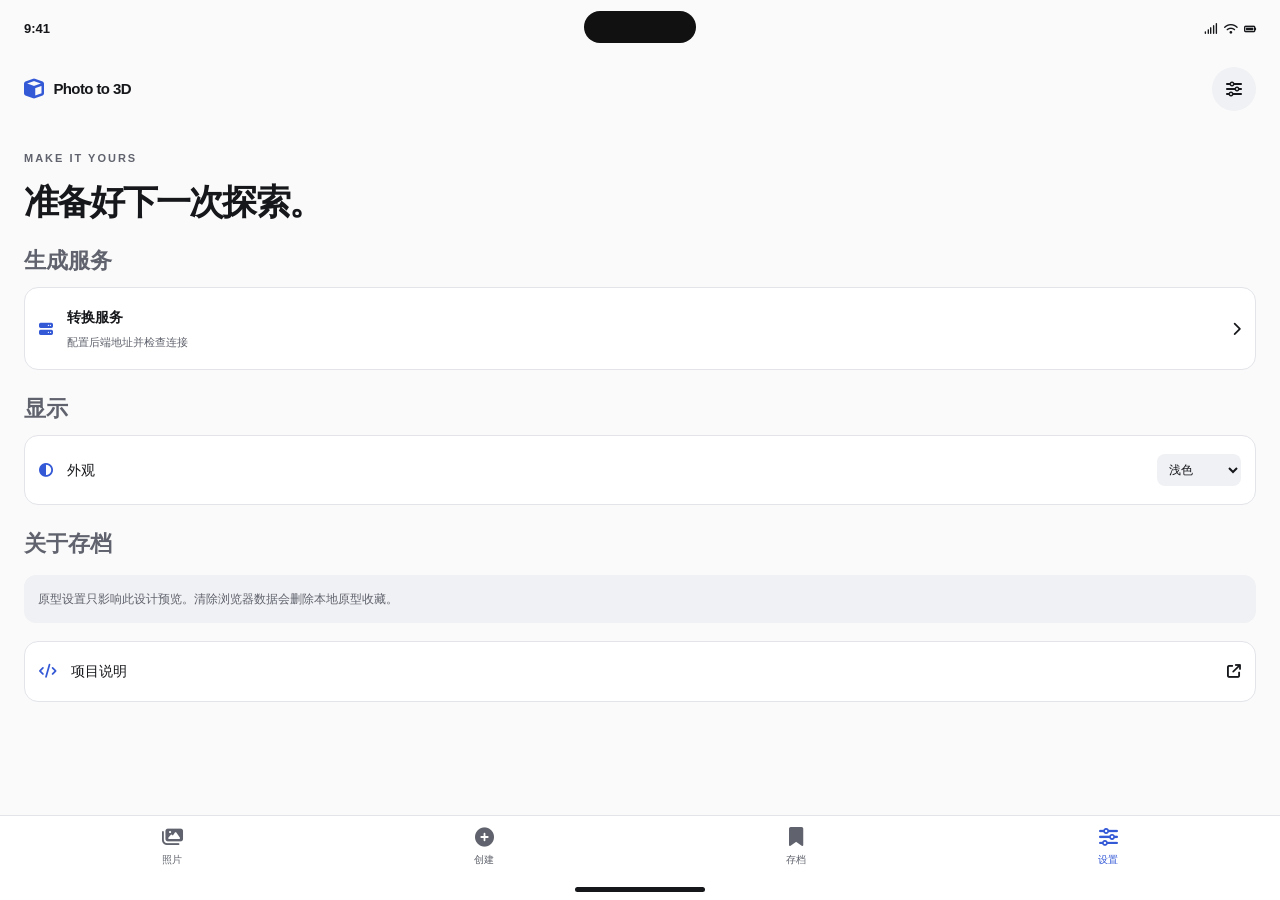
<file: landing/settings.html>
<!doctype html><html lang="zh-CN"><head><meta charset="UTF-8"><meta name="viewport" content="width=device-width,initial-scale=1"><meta name="description" content="Photo to 3D：从照片出发，探索可漫游的三维场景。"><link rel="stylesheet" href="assets/bootstrap.min.css"><link rel="stylesheet" href="assets/fontawesome.min.css"><link rel="stylesheet" href="styles.css"><link rel="icon" type="image/svg+xml" href="assets/favicon.svg"><title>Photo to 3D</title></head><body class="mobile "><div class="status"><b>9:41</b><span class="island"></span><span><i class="fa-solid fa-signal" aria-hidden="true"></i> <i class="fa-solid fa-wifi" aria-hidden="true"></i> <i class="fa-solid fa-battery-full" aria-hidden="true"></i></span></div><header class="app-header"><a class="brand" href="home.html"><i class="fa-solid fa-cube" aria-hidden="true"></i> Photo to 3D</a><a class="icon-button" href="settings.html" aria-label="转换服务设置"><i class="fa-solid fa-sliders" aria-hidden="true"></i></a></header><main class="app-content"><span class="eyebrow">MAKE IT YOURS</span><h1>准备好下一次探索。</h1><h2 class="group-label">生成服务</h2><a class="setting-row" href="service.html"><i class="fa-solid fa-server" aria-hidden="true"></i><span><b>转换服务</b><small>配置后端地址并检查连接</small></span><i class="fa-solid fa-chevron-right" aria-hidden="true"></i></a><h2 class="group-label">显示</h2><div class="setting-row"><i class="fa-solid fa-circle-half-stroke" aria-hidden="true"></i><label for="theme-select">外观</label><select id="theme-select"><option value="light">浅色</option><option value="dark">深色</option><option value="system">跟随系统</option></select></div><h2 class="group-label">关于存档</h2><div class="notice">原型设置只影响此设计预览。清除浏览器数据会删除本地原型收藏。</div><a class="setting-row" href="https://github.com/cain0624/photo-to-3d"><i class="fa-solid fa-code" aria-hidden="true"></i> 项目说明 <i class="fa-solid fa-arrow-up-right-from-square" aria-hidden="true"></i></a></main><nav class="tabbar" aria-label="主导航"><a  href="home.html"><i class="fa-solid fa-images" aria-hidden="true"></i><span>照片</span></a><a  href="upload.html"><i class="fa-solid fa-circle-plus" aria-hidden="true"></i><span>创建</span></a><a  href="library.html"><i class="fa-solid fa-bookmark" aria-hidden="true"></i><span>存档</span></a><a aria-current=page href="settings.html"><i class="fa-solid fa-sliders" aria-hidden="true"></i><span>设置</span></a></nav><div class="home-indicator"></div><script src="app.js"></script></body></html>
</file>
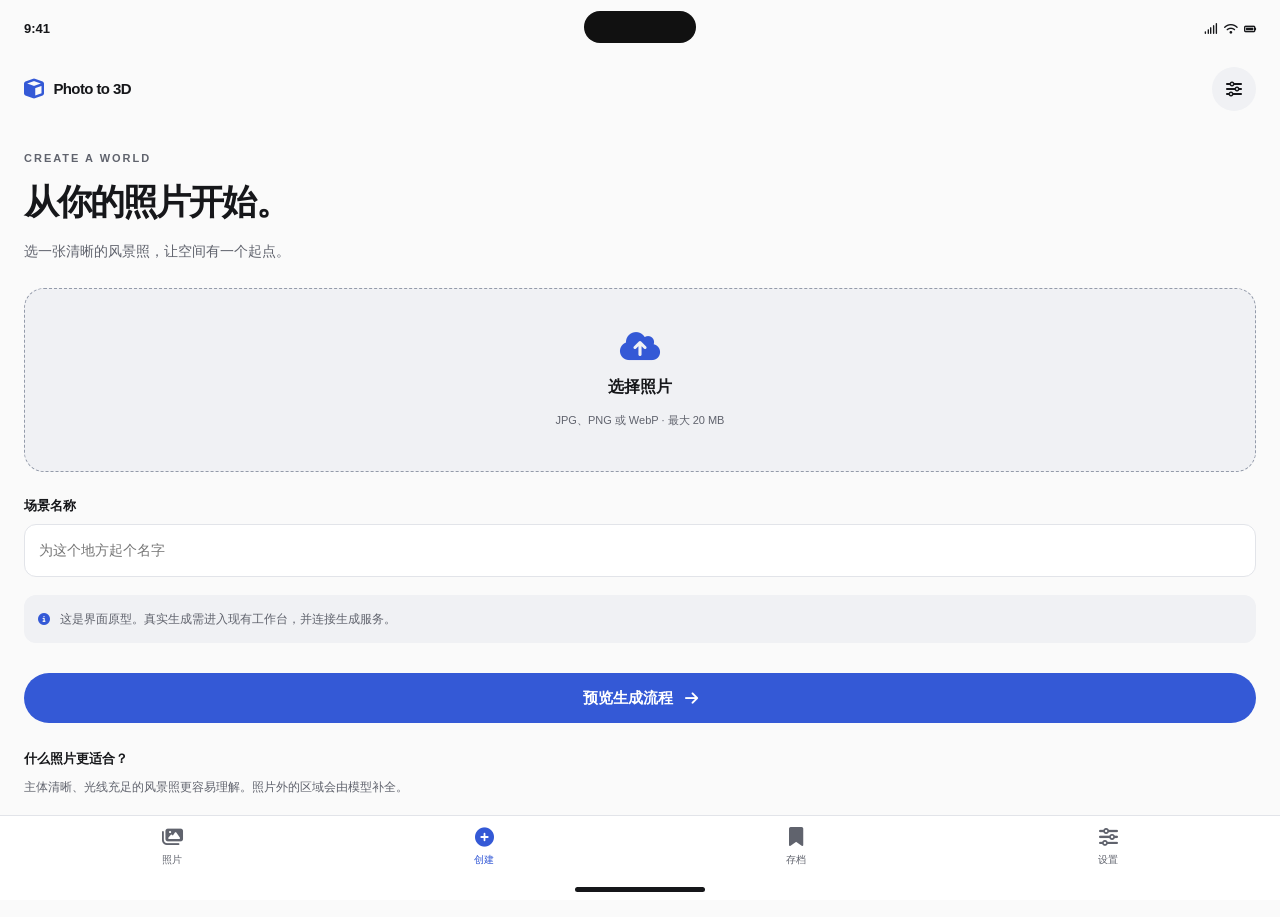
<file: landing/upload.html>
<!doctype html><html lang="zh-CN"><head><meta charset="UTF-8"><meta name="viewport" content="width=device-width,initial-scale=1"><meta name="description" content="Photo to 3D：从照片出发，探索可漫游的三维场景。"><link rel="stylesheet" href="assets/bootstrap.min.css"><link rel="stylesheet" href="assets/fontawesome.min.css"><link rel="stylesheet" href="styles.css"><link rel="icon" type="image/svg+xml" href="assets/favicon.svg"><title>Photo to 3D</title></head><body class="mobile "><div class="status"><b>9:41</b><span class="island"></span><span><i class="fa-solid fa-signal" aria-hidden="true"></i> <i class="fa-solid fa-wifi" aria-hidden="true"></i> <i class="fa-solid fa-battery-full" aria-hidden="true"></i></span></div><header class="app-header"><a class="brand" href="home.html"><i class="fa-solid fa-cube" aria-hidden="true"></i> Photo to 3D</a><a class="icon-button" href="settings.html" aria-label="转换服务设置"><i class="fa-solid fa-sliders" aria-hidden="true"></i></a></header><main class="app-content"><span class="eyebrow">CREATE A WORLD</span><h1>从你的照片开始。</h1><p class="muted">选一张清晰的风景照，让空间有一个起点。</p><form id="upload-form"><label class="dropzone" for="photo-input"><i class="fa-solid fa-cloud-arrow-up" aria-hidden="true"></i><b>选择照片</b><span>JPG、PNG 或 WebP · 最大 20 MB</span><input id="photo-input" type="file" accept="image/jpeg,image/png,image/webp"></label><img id="upload-preview" hidden alt="所选照片预览"><label class="field">场景名称<input id="scene-name" placeholder="为这个地方起个名字" maxlength="40"></label><div class="notice"><i class="fa-solid fa-circle-info" aria-hidden="true"></i><span>这是界面原型。真实生成需进入现有工作台，并连接生成服务。</span></div><p id="upload-error" class="error" role="alert"></p><button class="button primary full" type="submit">预览生成流程 <i class="fa-solid fa-arrow-right" aria-hidden="true"></i></button></form><div class="tip"><b>什么照片更适合？</b><p>主体清晰、光线充足的风景照更容易理解。照片外的区域会由模型补全。</p></div></main><nav class="tabbar" aria-label="主导航"><a  href="home.html"><i class="fa-solid fa-images" aria-hidden="true"></i><span>照片</span></a><a aria-current=page href="upload.html"><i class="fa-solid fa-circle-plus" aria-hidden="true"></i><span>创建</span></a><a  href="library.html"><i class="fa-solid fa-bookmark" aria-hidden="true"></i><span>存档</span></a><a  href="settings.html"><i class="fa-solid fa-sliders" aria-hidden="true"></i><span>设置</span></a></nav><div class="home-indicator"></div><script src="app.js"></script></body></html>
</file>
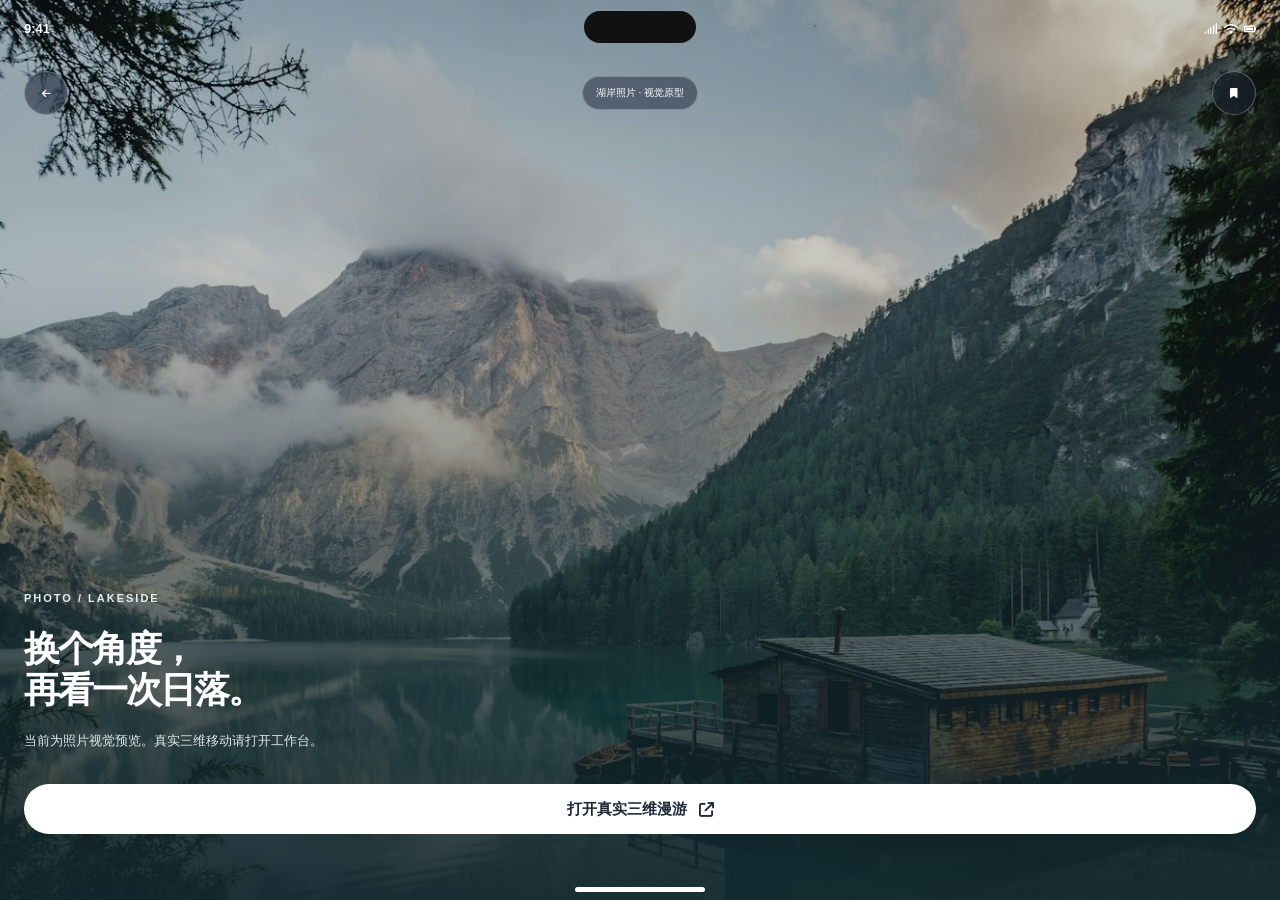
<file: landing/viewer.html>
<!doctype html><html lang="zh-CN"><head><meta charset="UTF-8"><meta name="viewport" content="width=device-width,initial-scale=1"><meta name="description" content="Photo to 3D：从照片出发，探索可漫游的三维场景。"><link rel="stylesheet" href="assets/bootstrap.min.css"><link rel="stylesheet" href="assets/fontawesome.min.css"><link rel="stylesheet" href="styles.css"><link rel="icon" type="image/svg+xml" href="assets/favicon.svg"><title>Photo to 3D</title></head><body class="mobile viewer"><div class="status"><b>9:41</b><span class="island"></span><span><i class="fa-solid fa-signal" aria-hidden="true"></i> <i class="fa-solid fa-wifi" aria-hidden="true"></i> <i class="fa-solid fa-battery-full" aria-hidden="true"></i></span></div><div class="viewer-backdrop"><img class="" src="assets/lake.jpg" alt="湖泊、远山与湖岸木屋的真实风景照片" width="1400" height="1000"></div><header class="viewer-header"><a class="icon-button glass" href="home.html" aria-label="返回照片墙"><i class="fa-solid fa-arrow-left" aria-hidden="true"></i></a><span class="glass">湖岸照片 · 视觉原型</span><button class="icon-button glass" id="save-scene" aria-label="保存演示场景"><i class="fa-solid fa-bookmark" aria-hidden="true"></i></button></header><main class="viewer-bottom"><span class="eyebrow">PHOTO / LAKESIDE</span><h1>换个角度，<br>再看一次日落。</h1><p>当前为照片视觉预览。真实三维移动请打开工作台。</p><a class="button primary full" href="https://cain0624.github.io/photo-to-3d/" target="_blank" rel="noopener">打开真实三维漫游 <i class="fa-solid fa-arrow-up-right-from-square" aria-hidden="true"></i></a><div id="save-message" role="status"></div></main><div class="home-indicator"></div><script src="app.js"></script></body></html>
</file>
<file: landing/styles.css>
:root{--bg:#fafafa;--surface:#fff;--soft:#f0f1f4;--text:#16171a;--muted:#60636d;--line:#e2e4e9;--accent:#3459d6;--on-accent:#fff;--radius:24px;color-scheme:light}html[data-theme=dark]{--bg:#121316;--surface:#1b1d22;--soft:#25272e;--text:#f5f6f8;--muted:#a9adb8;--line:#353841;--accent:#9bacff;--on-accent:#171c32;color-scheme:dark}*{box-sizing:border-box}html{scroll-behavior:smooth}body{margin:0;background:var(--bg);color:var(--text);font-family:-apple-system,BlinkMacSystemFont,"Helvetica Neue","PingFang SC",sans-serif;line-height:1.6}a{color:inherit;text-decoration:none}button,input,select{font:inherit}button,a,input,summary,select{-webkit-tap-highlight-color:transparent}a,button,summary{cursor:pointer}a:focus-visible,button:focus-visible,input:focus-visible,summary:focus-visible,select:focus-visible{outline:3px solid var(--accent);outline-offset:4px}h1,h2,h3,p{margin:0}button{border:0}i{display:inline-block}img{max-width:100%;object-fit:cover}h1,h2,h3{letter-spacing:-.055em;line-height:1.15;font-weight:650}.button{min-height:48px;display:inline-flex;align-items:center;justify-content:center;gap:12px;padding:13px 23px;border-radius:100px;font-weight:600;font-size:15px;transition:opacity .15s,transform .15s}.button:hover{opacity:.85}.button:active{transform:scale(.98)}.primary{background:var(--accent);color:var(--on-accent)}.secondary{background:var(--surface);color:var(--text);border:1px solid var(--line)}.full{width:100%;margin-top:12px}.small{min-height:44px;padding:10px 17px;font-size:13px}.brand{display:inline-flex;align-items:center;gap:10px;font-size:18px;letter-spacing:-.6px;font-weight:700}.brand i{color:var(--accent);font-size:23px}.eyebrow{font-size:11px;font-weight:600;letter-spacing:2px;line-height:1.6;color:var(--muted)}.dot{display:inline-block;width:7px;height:7px;border-radius:50%;background:var(--accent);margin-right:8px}.muted,.help{color:var(--muted)}.site-shell{max-width:1160px;margin:auto;padding:0 32px}.site-nav{height:92px;display:flex;align-items:center;justify-content:space-between;border-bottom:1px solid var(--line)}.nav-links,.nav-actions{display:flex;align-items:center;gap:30px}.nav-links{font-size:13px;color:var(--muted)}.nav-actions{gap:14px}.theme,.icon-button{width:44px;min-height:44px;display:inline-flex;align-items:center;justify-content:center;border-radius:50%;background:var(--soft);color:var(--text)}.hero{text-align:center;padding:76px 0 0}.hero h1{font-size:clamp(48px,6.6vw,88px);letter-spacing:-.06em;margin:22px 0}.hero h1 span{color:var(--muted)}.hero>p{font-size:17px;line-height:1.8;color:var(--muted)}.hero-actions{display:flex;justify-content:center;gap:12px;margin:28px 0 24px}.proof{display:flex;gap:26px;justify-content:center;font-size:11px;color:var(--muted)}.proof i{margin-right:6px}.showcase{margin-top:48px;border-radius:18px;border:1px solid var(--line);padding:7px;background:var(--surface);box-shadow:0 30px 80px #24305018;text-align:left}.window-bar{display:flex;align-items:center;justify-content:space-between;height:38px;padding:0 12px;font-size:11px;color:var(--muted)}.traffic{color:#a9adb7;letter-spacing:3px}.scene{height:490px;position:relative;border-radius:12px;overflow:hidden;background:#253c42}.scene>img{width:100%;height:100%;object-position:center 55%}.scene-overlay{position:absolute;inset:0;background:linear-gradient(transparent 20%,#12202c9c)}.scene-label{position:absolute;bottom:90px;left:40px;color:#fff}.scene-label h2{font-size:43px;margin-top:18px}.scene-label p{font-size:14px;margin-top:12px}.glass{border:1px solid #ffffff48;background:#1c253b80;color:white;border-radius:100px;padding:8px 13px;backdrop-filter:blur(18px);font-size:11px}.scene-launch{position:absolute;top:44%;left:47%;width:65px;height:65px;border:1px solid #ffffff88;background:#ffffff28;backdrop-filter:blur(12px);border-radius:50%;color:#fff;display:grid;place-items:center}.scene-controls{position:absolute;bottom:22px;left:22px;right:22px;display:flex;justify-content:space-between;padding:13px 18px;color:#fff;border-radius:10px;font-size:11px;background:#12202ca6}.caption{display:flex;justify-content:space-between;color:var(--muted);font-size:11px;padding-top:18px}.section{padding:110px 0}.section h2,.closing h2{font-size:clamp(32px,4vw,53px);margin:18px 0}.section-intro{color:var(--muted);font-size:16px}.feature-grid{display:grid;grid-template-columns:1fr 1fr;gap:18px;margin-top:40px}.feature{background:var(--soft);border-radius:var(--radius);padding:34px;overflow:hidden}.feature.large{grid-column:1/-1;display:grid;grid-template-columns:.85fr 1.15fr;gap:32px;align-items:center;padding-right:0}.feature-num{font-size:10px;letter-spacing:2px;color:var(--muted)}.feature h3{font-size:30px;margin:20px 0 15px}.feature p{font-size:14px;color:var(--muted);max-width:30ch}.feature-photo{height:290px;position:relative}.feature-photo img{width:100%;height:100%;border-radius:16px 0 0 16px}.photo-tag{position:absolute;left:20px;bottom:20px}.upload-visual{margin-top:34px;padding:30px;border:1px dashed #a5aab8;border-radius:16px;display:flex;align-items:center;gap:14px;font-size:13px;background:var(--surface)}.upload-visual>i{font-size:28px;color:var(--accent)}.add-circle{margin-left:auto;width:34px;height:34px;display:grid;place-items:center;background:var(--accent);color:var(--on-accent);border-radius:50%}.saved-visual{margin-top:34px;background:var(--surface);padding:15px;border-radius:16px}.saved-visual>div{display:flex;align-items:center;gap:16px;font-size:13px}.saved-visual img{width:74px;height:74px;border-radius:10px}.saved-visual small{color:var(--muted);font-size:11px}.saved-visual i{margin-left:auto;color:var(--accent)}.workflow{border-top:1px solid var(--line);display:grid;grid-template-columns:1fr 1fr;gap:70px}.text-link{display:inline-flex;align-items:center;gap:18px;font-size:14px;color:var(--accent);margin-top:20px}.workflow ol{list-style:none;padding:0;margin:0}.workflow li{display:flex;gap:24px;padding:25px 0;border-bottom:1px solid var(--line)}.workflow li>span{font-size:12px;color:var(--accent);padding-top:5px}.workflow h3{font-size:23px;margin-bottom:10px}.workflow p{font-size:14px;color:var(--muted)}.faq{border-top:1px solid var(--line);max-width:820px;margin:auto}.faq h2{font-size:39px;margin-bottom:35px}details{border-bottom:1px solid var(--line);padding:20px 0}summary{font-weight:550;font-size:16px;min-height:30px}details p{color:var(--muted);font-size:14px;padding:16px 0 0}.closing{text-align:center;border-radius:32px;background:var(--soft);padding:65px 20px}.closing .button{margin-top:20px}footer{display:flex;justify-content:space-between;align-items:center;padding:48px 0;font-size:11px;color:var(--muted)}.board{padding:48px;--bg:#edf0f5}.board-header{display:flex;align-items:center;justify-content:space-between;max-width:1380px;margin:0 auto 44px}.board-header h1{font-size:45px;margin:12px 0}.board-header p{font-size:13px;color:var(--muted)}.desktop-frame{max-width:1380px;margin:auto}.desktop-frame iframe{width:100%;height:950px;border:1px solid var(--line);border-radius:20px;background:white}.phone-grid{display:grid;grid-template-columns:repeat(auto-fit,402px);gap:48px 32px;justify-content:center;margin:56px auto;max-width:1800px}.phone-grid article>h2{font-size:14px;margin:0 0 18px;letter-spacing:0}.phone{width:402px;height:874px;border-radius:52px;overflow:hidden;box-shadow:0 18px 40px #26335020;outline:7px solid #272a30}.phone iframe{width:402px;height:874px;border:0;display:block}.row-title{display:flex;justify-content:space-between;align-items:center;margin:26px 0 18px}.row-title h2{font-size:18px;letter-spacing:-.5px}.row-title>a{min-width:44px;min-height:44px;display:grid;place-items:center;color:var(--accent)}.mobile{min-height:100dvh;background:var(--bg)}.status{height:59px;padding:13px 24px;display:flex;align-items:center;justify-content:space-between;font-size:13px;position:relative;z-index:5}.status>span:last-child{display:flex;gap:6px;font-size:11px}.island{position:absolute;left:50%;top:11px;transform:translateX(-50%);width:112px;height:32px;background:#111;border-radius:40px}.app-header{height:60px;display:flex;align-items:center;justify-content:space-between;padding:0 24px}.app-header .brand{font-size:15px}.app-header .brand i{font-size:20px}.app-content{padding:25px 24px 120px}.app-content>h1{font-size:35px;margin:12px 0 18px}.app-content>.muted{font-size:14px;line-height:1.7;margin-bottom:24px}.tabbar{position:fixed;bottom:0;left:0;right:0;padding:12px 16px 28px;display:flex;justify-content:space-around;background:var(--surface);border-top:1px solid var(--line);z-index:8}.tabbar a{min-width:58px;min-height:44px;display:flex;flex-direction:column;align-items:center;gap:5px;font-size:10px;color:var(--muted)}.tabbar i{font-size:19px}.tabbar a[aria-current]{color:var(--accent)}.home-indicator{position:fixed;width:130px;height:5px;background:var(--text);border-radius:6px;bottom:8px;left:50%;transform:translateX(-50%);z-index:9}.mobile-scene{display:block;height:265px;position:relative;border-radius:22px;overflow:hidden;color:#fff}.mobile-scene img{width:100%;height:100%}.mobile-scene:after{content:'';position:absolute;inset:0;background:linear-gradient(transparent,#182327a6)}.mobile-scene>div{position:absolute;left:22px;bottom:20px;z-index:1}.mobile-scene h2{font-size:28px;margin:18px 0 8px}.mobile-scene>div>span:last-child{font-size:12px}.photo-row{display:flex;align-items:center;gap:14px;padding:12px;background:var(--surface);border:1px solid var(--line);border-radius:16px;font-size:13px}.photo-row img{width:60px;height:64px;border-radius:9px}.photo-row small{display:block;font-size:10px;color:var(--muted);margin-top:5px}.photo-row>i{margin-left:auto}.upload-prompt{display:flex;align-items:center;flex-direction:column;gap:8px;border:1px dashed var(--line);border-radius:16px;padding:18px;margin-top:18px}.upload-prompt i{color:var(--accent);font-size:22px}.upload-prompt b{font-size:13px}.upload-prompt span{font-size:11px;color:var(--muted)}.dropzone{height:184px;border:1px dashed #949baa;background:var(--soft);border-radius:20px;display:flex;flex-direction:column;align-items:center;justify-content:center;gap:12px;cursor:pointer;position:relative}.dropzone i{font-size:32px;color:var(--accent)}.dropzone span{font-size:11px;color:var(--muted)}.dropzone input{position:absolute;inset:0;opacity:0;width:100%;cursor:pointer}.dropzone:focus-within{outline:3px solid var(--accent)}#upload-preview{width:100%;height:145px;border-radius:16px;margin-top:16px}.field{font-size:13px;font-weight:600;display:block;margin:24px 0 14px}.field input{display:block;width:100%;margin-top:8px;padding:14px;border:1px solid var(--line);border-radius:12px;background:var(--surface);color:var(--text);font-weight:400;font-size:14px}.notice{display:flex;gap:10px;background:var(--soft);border-radius:12px;padding:14px;font-size:12px;line-height:1.7;color:var(--muted);margin:18px 0}.notice i{color:var(--accent);margin-top:4px}.error{color:#bc293c;font-size:12px}.tip{padding-top:26px;font-size:13px}.tip p{font-size:12px;color:var(--muted);margin-top:8px}.generation-image{height:220px;border-radius:20px;overflow:hidden;position:relative;margin-top:26px}.generation-image img{width:100%;height:100%}.generation-image span{position:absolute;bottom:16px;left:16px}.generation-status{margin:26px 0}.generation-status h2{font-size:21px;display:inline}.generation-status p{color:var(--muted);font-size:12px;margin:10px 0}.steps{list-style:none;padding:0;margin:20px 0}.steps li{padding:12px 0;font-size:13px;color:var(--muted)}.steps i{margin-right:10px}.steps .done{color:var(--accent)}.viewer{background:#18333c;color:#fff}.viewer .status{color:#fff}.viewer .home-indicator{background:#fff}.viewer-backdrop{position:fixed;inset:0}.viewer-backdrop img{height:100%;width:100%;object-position:50% center}.viewer-backdrop:after{content:'';position:absolute;inset:0;background:linear-gradient(#13272d35 30%,#12282fed)}.viewer-header{position:relative;z-index:2;display:flex;justify-content:space-between;align-items:center;margin:12px 24px}.viewer-header>.glass{font-size:10px}.viewer-bottom{position:absolute;bottom:50px;left:24px;right:24px}.viewer-bottom .eyebrow{color:#e4eef2}.viewer-bottom h1{font-size:36px;margin:18px 0}.viewer-bottom p{font-size:13px;color:#e0e8ec;line-height:1.8;margin-bottom:20px}.viewer-bottom .primary{background:#fff;color:#1c2938}#save-message{font-size:12px;margin-top:16px}.empty-state{padding:60px 10px;text-align:center}.empty-state>i{font-size:35px;color:var(--accent)}.empty-state h2{font-size:20px;margin:20px 0 14px}.empty-state p{font-size:12px;color:var(--muted);margin-bottom:24px}.setting-row{display:flex;align-items:center;gap:14px;padding:18px 14px;border:1px solid var(--line);background:var(--surface);border-radius:14px;font-size:14px;margin-bottom:12px}.setting-row>i:first-child{color:var(--accent)}.setting-row>i:last-child,.setting-row select{margin-left:auto}.setting-row small{display:block;font-size:11px;color:var(--muted);margin-top:5px}.setting-row select{max-width:130px;background:var(--soft);border:0;border-radius:8px;padding:8px;color:var(--text);font-size:12px}.group-label{font-size:13px;color:var(--muted);letter-spacing:0;margin:26px 0 12px}.help{font-size:12px}.error-visual{height:160px;display:grid;place-items:center;color:var(--accent);font-size:48px}.app-content>h2{font-size:22px;margin-bottom:14px}.board .row-title a{font-size:13px}@media(max-width:700px){.site-shell{padding:0 20px}.site-nav{height:76px}.nav-links{display:none}.site-nav .brand{font-size:14px}.site-nav .small{font-size:11px;padding:10px}.nav-actions{gap:6px}.hero{padding-top:48px}.hero h1{font-size:54px}.hero>p{font-size:14px}.hero-actions{flex-wrap:wrap}.proof{gap:10px;font-size:9px}.showcase{margin-top:32px}.scene{height:360px}.scene-label{left:22px;bottom:90px}.scene-label h2{font-size:32px}.scene-controls{left:12px;right:12px;gap:12px;font-size:9px}.scene-controls span:last-child{max-width:120px}.caption{gap:14px;font-size:9px}.section{padding:70px 0}.feature-grid,.workflow{grid-template-columns:1fr;gap:16px}.feature.large{display:block;padding:28px}.feature{padding:28px}.feature-photo{margin-top:25px;height:240px}.feature-photo img{border-radius:12px}.feature p{max-width:none}.workflow{gap:20px}.faq h2{font-size:30px}.closing h2{font-size:35px}footer{flex-wrap:wrap;gap:20px}.board{padding:22px 14px}.board-header{display:block}.board-header .button{margin-top:20px}.board-header h1{font-size:36px}.phone-grid{grid-template-columns:minmax(0,402px);gap:40px}.phone{width:100%;max-width:402px}.phone iframe{width:100%}.desktop-frame iframe{height:850px}}@media(prefers-reduced-motion:reduce){html{scroll-behavior:auto}*{transition:none!important;animation:none!important}}@media(prefers-reduced-transparency:reduce){.glass,.scene-controls{backdrop-filter:none;background:#263845}}

/* Transparent full-width top navigation and blue atmosphere. */
.landing{background:var(--bg);overflow-x:clip}.site-nav{height:66px;width:calc(100vw - 96px);max-width:none;left:50%;transform:translateX(-50%);margin:16px 0 0;padding:0;border:0;border-radius:0;background:transparent;backdrop-filter:none;color:#fff;position:relative;z-index:5}.site-nav .brand i{color:#74c5ff}.site-nav .nav-links{color:#fff;gap:30px}.site-nav .primary{background:#fff;color:#111}.site-nav .theme{background:#ffffff18;color:white}.hero{padding-top:65px;position:relative;isolation:isolate}.hero-content{position:relative;z-index:2;pointer-events:none}.hero-content a,.hero-content button{pointer-events:auto}.hero>.hero-content>.eyebrow,.hero h1,.hero h1 span{color:#fff}.hero-content>p{color:#fff;font-size:17px;line-height:1.8}.hero .primary{background:#101114;color:#fff}.hero .secondary{background:#ffffff18;border:1px solid #ffffffa0;color:white;backdrop-filter:blur(10px)}.hero .proof{color:#fff}.hero h1{font-size:clamp(54px,6.5vw,88px)}.hero .caption{color:var(--muted)}.hero .showcase{position:relative;z-index:3;margin-top:32px;box-shadow:0 36px 90px #123e7130}.hero .window-bar{background:var(--surface)}.experience{padding-top:130px}.hero-background{position:absolute;z-index:-1;width:100vw;left:50%;transform:translateX(-50%);top:-82px;height:850px;background:linear-gradient(#183e66 0%,#183e66 60%,var(--bg) 100%);overflow:hidden}.hero-tint{position:absolute;inset:0;pointer-events:none;background:linear-gradient(180deg,rgba(38,57,188,.68) 0%,rgba(8,123,250,.56) 25%,rgba(130,212,251,.12) 58%,transparent 82%)}.hero-tint:before{content:'';position:absolute;inset:0;background:radial-gradient(ellipse 32% 44% at 50% 31%,rgba(20,64,136,.66),transparent 100%)}
.drift-wall{position:absolute;inset:0;overflow:hidden;perspective:1200px;perspective-origin:50% 50%;--dw-tile-w:230px;--dw-tile-h:154px;--dw-gap:18px;--dw-radius:14px;--dw-lift:18px;mask-image:linear-gradient(#000 0%,#000 80%,transparent);-webkit-mask-image:linear-gradient(#000 0%,#000 80%,transparent)}.drift-wall__plane{position:absolute;top:50%;left:50%;display:flex;transform-style:preserve-3d;transform-origin:50% 50%;transform:translate(-50%,-50%) scale(1.18) rotateX(16deg) rotateY(-14deg) translateZ(-120px);will-change:transform}.drift-wall__col{width:calc(var(--dw-tile-w) + var(--dw-gap));height:1200px;position:relative;transform-style:preserve-3d}.drift-wall__track{display:flex;flex-direction:column;will-change:transform;transform-style:preserve-3d}.drift-wall__tile{position:relative;display:block;width:100%;height:calc(var(--dw-tile-h) + var(--dw-gap));flex:0 0 auto;transform-style:preserve-3d}.drift-wall__inner{position:absolute;inset:calc(var(--dw-gap)/2);border-radius:var(--dw-radius);overflow:hidden;background:#14334b;opacity:.84;transform:translateZ(0);transition:transform .65s cubic-bezier(.22,1,.36,1),opacity .65s cubic-bezier(.22,1,.36,1);pointer-events:none}.drift-wall__tile img{width:100%;height:100%;display:block;object-fit:cover;user-select:none;-webkit-user-drag:none;filter:saturate(.96)}.drift-wall__tile.is-active .drift-wall__inner{opacity:1;transform:translateZ(var(--dw-lift))}
@media(max-width:700px){.site-nav{width:calc(100vw - 40px);padding:0;border-radius:0}.site-nav .brand{font-size:13px}.hero{padding-top:52px}.hero h1{font-size:54px}.hero-content>p{font-size:14px}.proof{color:#fff!important}.site-nav .nav-actions>.theme{width:36px}.site-nav .small{padding:10px;font-size:10px}.hero-background{height:780px}.drift-wall{--dw-tile-w:174px;--dw-tile-h:124px;--dw-gap:14px}.hero-tint{background:linear-gradient(180deg,rgba(38,57,188,.72),rgba(8,123,250,.52) 30%,rgba(130,212,251,.10) 60%,transparent 84%)}}@media(prefers-reduced-motion:reduce){.drift-wall__plane,.drift-wall__track{will-change:auto}}@media(prefers-reduced-transparency:reduce){.site-nav{background:transparent;backdrop-filter:none}.hero-tint:before{background:radial-gradient(ellipse at 50% 32%,#174995b8,transparent 78%)}}

/* Keep the photo preview below the opening viewport. */
.hero-content{min-height:calc(100svh - 147px);padding-bottom:48px}.hero .showcase{margin-top:32px}@media(max-width:700px){.hero-content{min-height:calc(100svh - 134px);padding-bottom:40px}}

/* Midnight veil with layered plum, violet, indigo and teal light. */
.hero-background{height:max(850px,100svh)}
.hero-tint{background:linear-gradient(180deg,rgba(3,2,13,1) 0%,rgba(8,4,26,.99) 15%,rgba(24,9,54,.97) 29%,rgba(39,21,91,.92) 40%,rgba(21,48,112,.83) 52%,rgba(18,83,114,.56) 67%,transparent 82%)}
.hero-tint:before{background:linear-gradient(180deg,rgba(2,1,10,.80),transparent 35%),radial-gradient(ellipse 48% 44% at 8% 40%,rgba(145,31,94,.32),transparent 78%),radial-gradient(ellipse 42% 48% at 49% 46%,rgba(86,39,176,.34),transparent 78%),radial-gradient(ellipse 48% 48% at 93% 57%,rgba(16,139,159,.32),transparent 78%),radial-gradient(ellipse 32% 30% at 28% 64%,rgba(48,83,187,.20),transparent 82%)}
@media(max-width:700px){.hero-background{height:max(780px,100svh)}.hero-tint{background:linear-gradient(180deg,rgba(3,2,13,1),rgba(8,4,26,1) 17%,rgba(24,9,54,.98) 31%,rgba(39,21,91,.94) 42%,rgba(21,48,112,.85) 54%,rgba(18,83,114,.54) 70%,transparent 84%)}}
</file>
